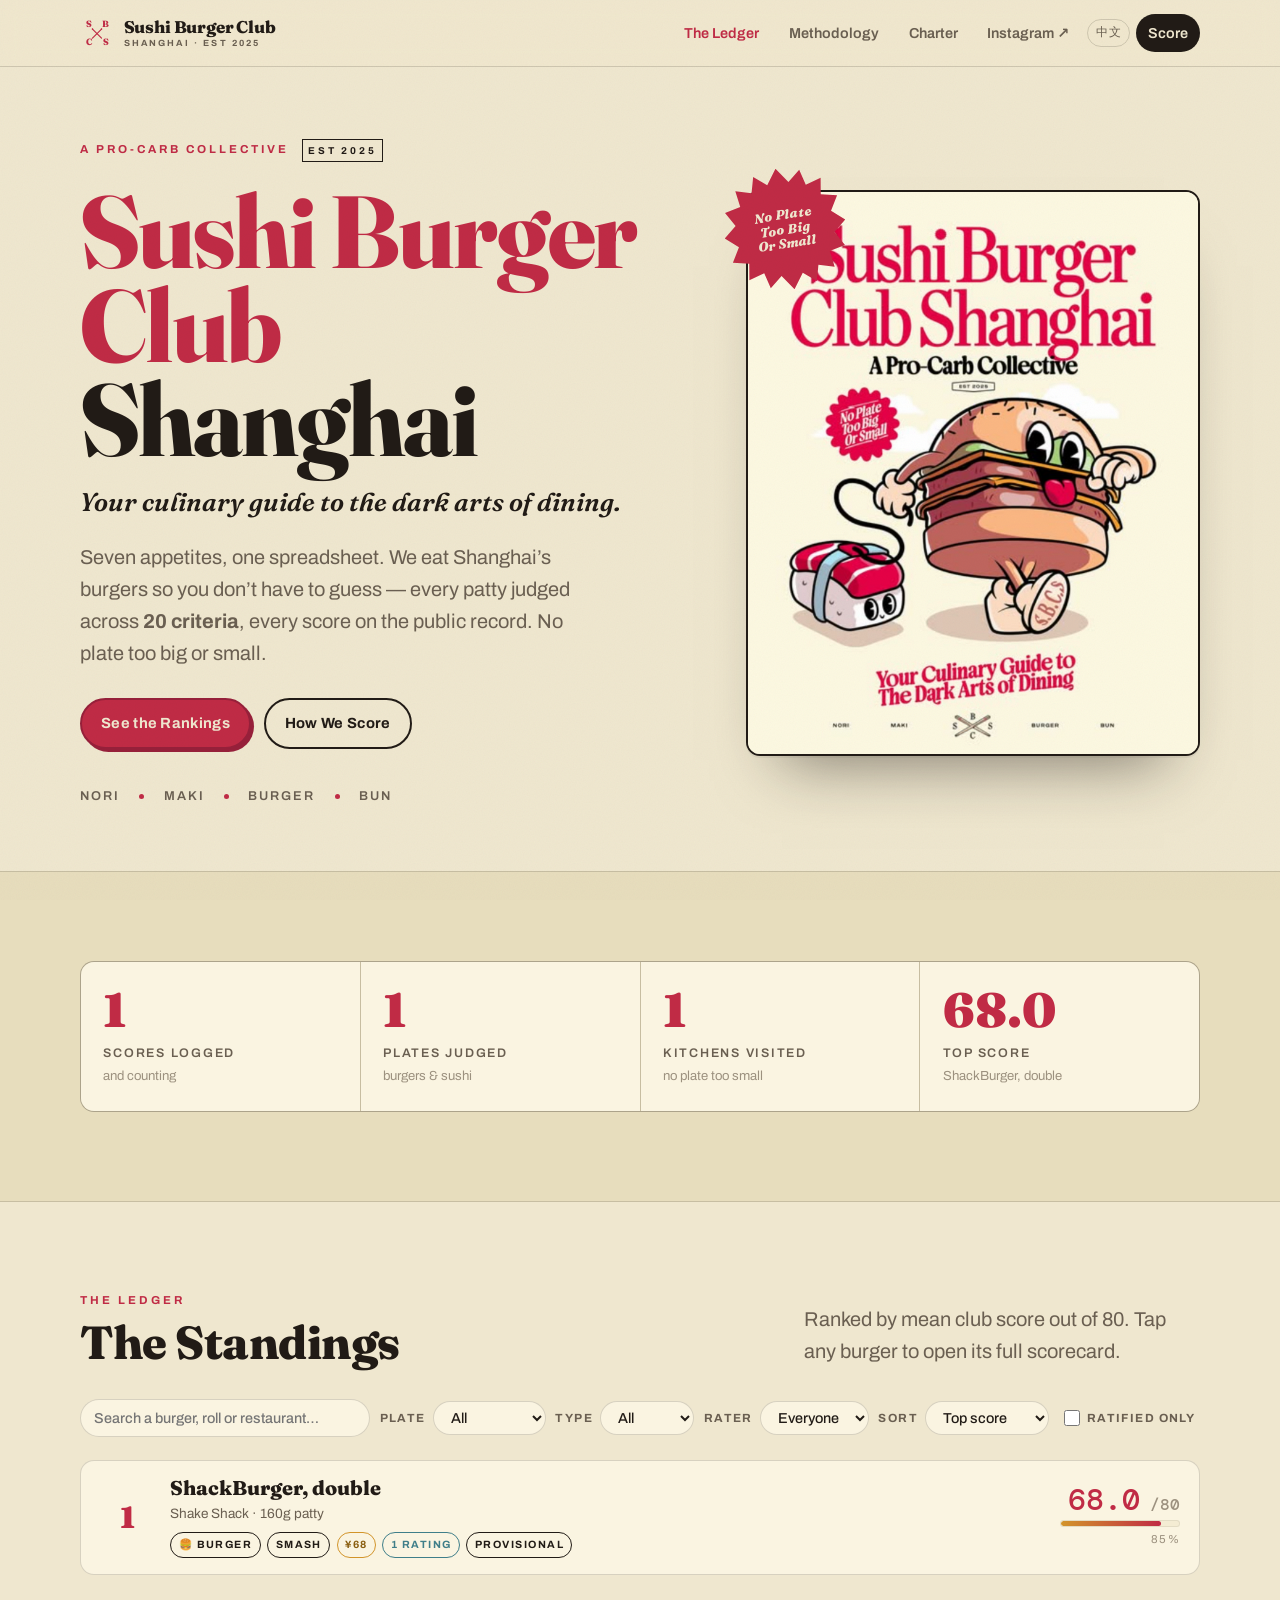
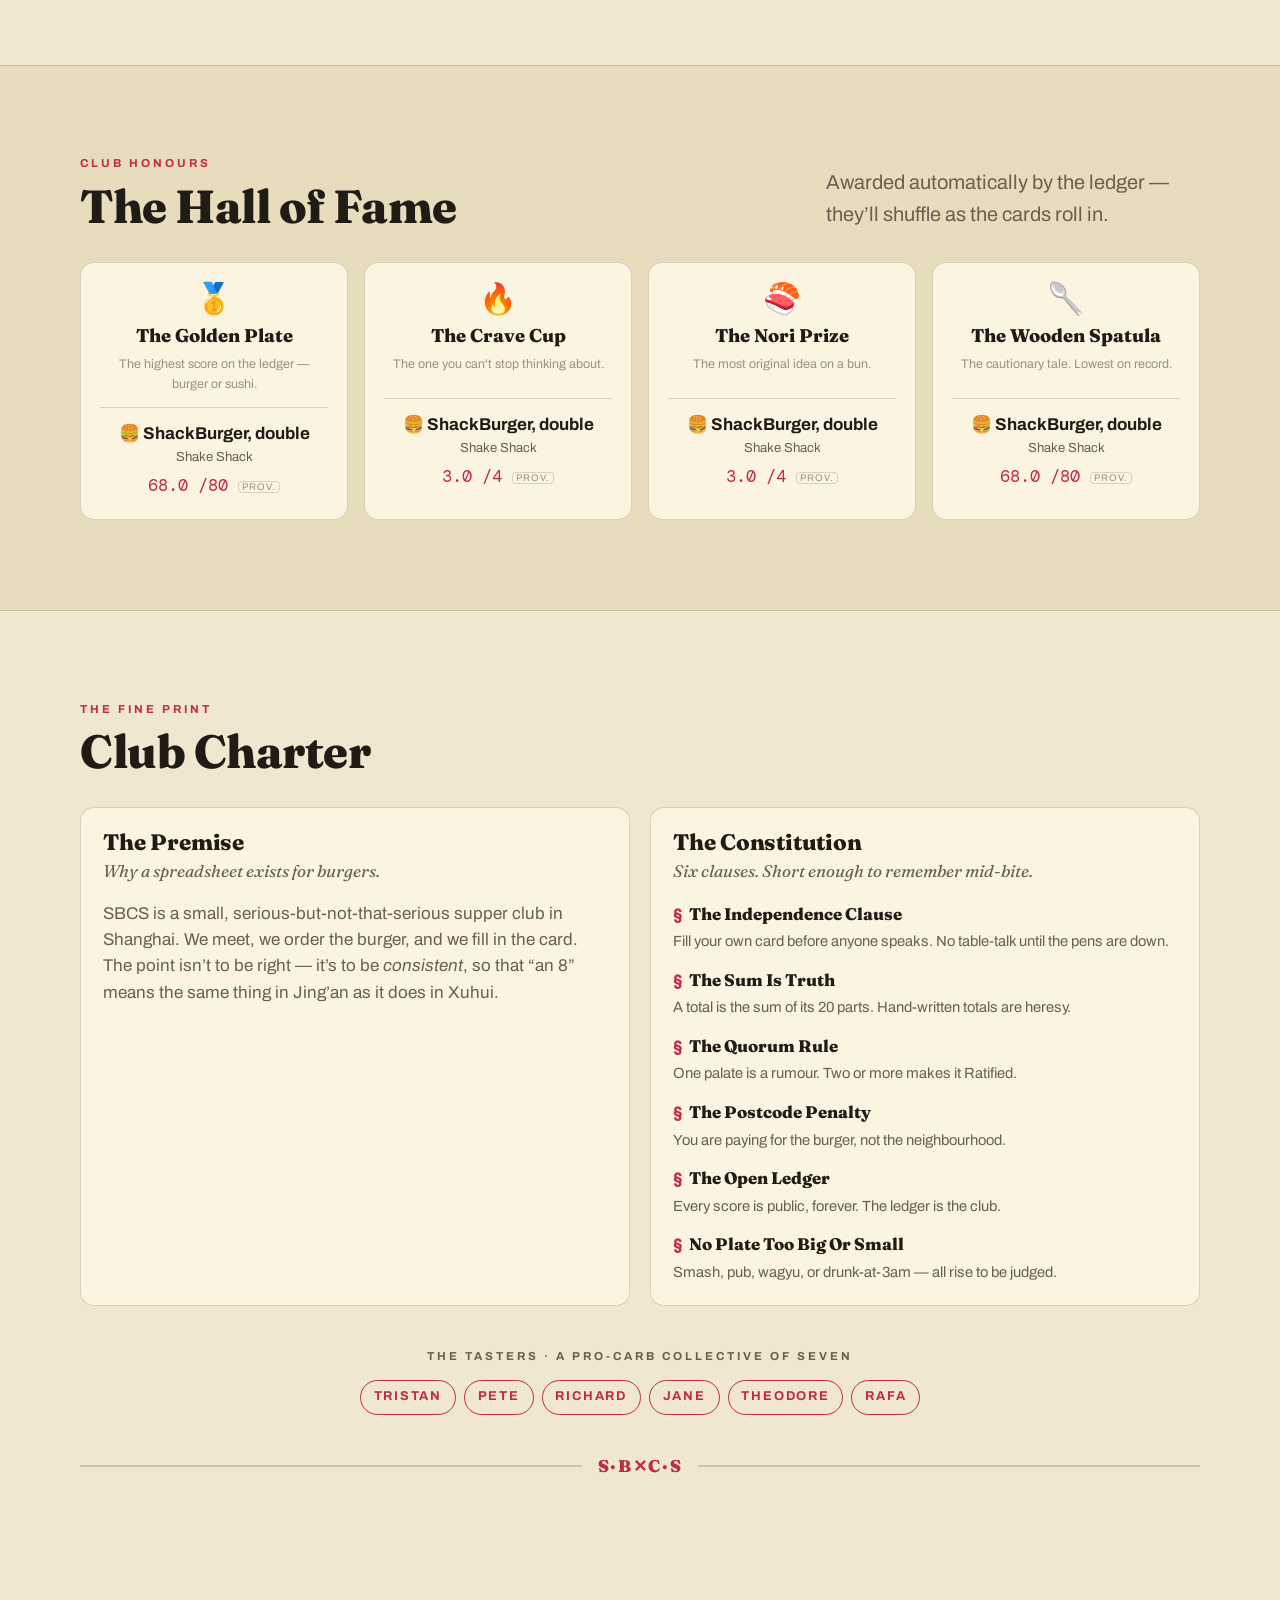
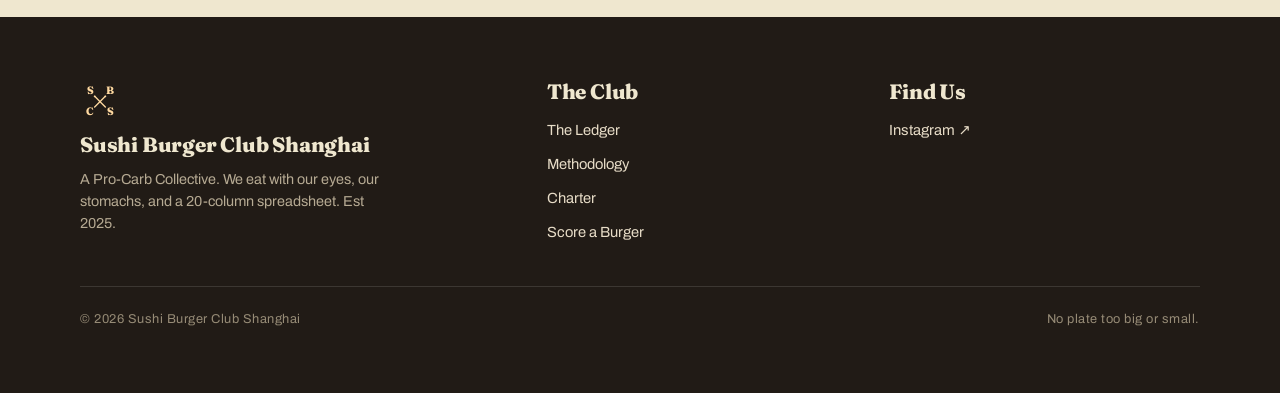
<file: index.html>
<!doctype html>
<html lang="en">
<head>
  <meta charset="utf-8" />
  <meta name="viewport" content="width=device-width, initial-scale=1" />
  <title>Sushi Burger Club Shanghai — The Ledger</title>
  <meta name="description" content="A Pro-Carb Collective rating Shanghai's burgers across 20 criteria. The official, transparent ledger of the Sushi Burger Club Shanghai." />
  <meta property="og:title" content="Sushi Burger Club Shanghai — The Ledger" />
  <meta property="og:description" content="Your culinary guide to the dark arts of dining. 20 criteria. No plate too big or small." />
  <meta property="og:type" content="website" />
  <meta property="og:image" content="assets/cover.png" />
  <meta name="theme-color" content="#efe7cf" />
  <link rel="icon" href="assets/logo.svg" />
  <link rel="preconnect" href="https://fonts.googleapis.com" />
  <link rel="preconnect" href="https://fonts.gstatic.com" crossorigin />
  <link href="https://fonts.googleapis.com/css2?family=Archivo:ital,wght@0,400;0,500;0,600;0,700;0,800;1,500&family=DM+Mono:wght@400;500&family=Fraunces:ital,opsz,wght@0,9..144,400;0,9..144,600;0,9..144,800;0,9..144,900;1,9..144,600&display=swap" rel="stylesheet" />
  <link rel="stylesheet" href="assets/styles.css" />
</head>
<body>

  <!-- ===================================================== header -->
  <header class="site-header">
    <nav class="wrap nav">
      <a class="brand" href="index.html" aria-label="Sushi Burger Club Shanghai home">
        <svg class="mark" viewBox="0 0 120 120" aria-hidden="true">
          <g fill="currentColor" font-family="Fraunces, Georgia, serif" font-weight="800" font-size="32" text-anchor="middle">
            <text x="30" y="40">S</text><text x="90" y="40">B</text>
            <text x="30" y="101">C</text><text x="90" y="101">S</text>
          </g>
          <g stroke="currentColor" stroke-width="4" stroke-linecap="round"><line x1="44" y1="46" x2="76" y2="78"/><line x1="76" y1="46" x2="44" y2="78"/></g>
          <g fill="currentColor"><circle cx="44" cy="46" r="2.8"/><circle cx="76" cy="46" r="2.8"/></g>
        </svg>
        <span class="brand-text"><b>Sushi Burger Club</b><span data-i18n="brand.sub">Shanghai · Est 2025</span></span>
      </a>
      <button class="nav-toggle" aria-label="Menu" aria-expanded="false"><span></span></button>
      <div class="nav-links" id="navLinks">
        <a href="index.html" class="active" data-i18n="nav.ledger">The Ledger</a>
        <a href="methodology.html" data-i18n="nav.methodology">Methodology</a>
        <a href="index.html#charter" data-i18n="nav.charter">Charter</a>
        <a href="https://www.instagram.com/sushi.burger.club/" target="_blank" rel="noopener">Instagram ↗</a>
        <button id="langBtn" class="lang-btn">中文</button>
        <a href="score.html" class="cta" data-i18n="nav.score">Score</a>
      </div>
    </nav>
  </header>

  <!-- ===================================================== hero -->
  <section class="hero">
    <div class="wrap hero-grid">
      <div class="hero-copy">
        <div class="hero-kicker" data-reveal>
          <span class="eyebrow" data-i18n="hero.kicker">A Pro-Carb Collective</span>
          <span class="est" data-i18n="hero.est">Est 2025</span>
        </div>
        <h1 data-reveal>Sushi Burger<br />Club <span class="sh">Shanghai</span></h1>
        <p class="tagline" data-reveal data-i18n="hero.tagline">Your culinary guide to the dark arts of dining.</p>
        <p class="blurb lead" data-reveal data-i18n="hero.blurb">Seven appetites, one spreadsheet. We eat Shanghai's burgers so you don't have to guess — every patty judged across <strong>20 criteria</strong>, every score on the public record. No plate too big or small.</p>
        <div class="hero-actions" data-reveal>
          <a href="#leaderboard" class="btn btn--crimson" data-i18n="hero.cta.rank">See the Rankings</a>
          <a href="methodology.html" class="btn btn--ghost" data-i18n="hero.cta.how">How We Score</a>
        </div>
        <div class="hero-foot" data-reveal>
          <span data-i18n="hero.foot.nori">Nori</span><i class="dot"></i><span data-i18n="hero.foot.maki">Maki</span><i class="dot"></i><span data-i18n="hero.foot.burger">Burger</span><i class="dot"></i><span data-i18n="hero.foot.bun">Bun</span>
        </div>
      </div>
      <figure class="hero-figure" data-reveal>
        <div class="starburst" data-i18n="hero.starburst">No Plate<br />Too Big<br />Or Small</div>
        <img class="cover" src="assets/cover.png" alt="Sushi Burger Club Shanghai — A Pro-Carb Collective cover illustration" width="1242" height="1552" />
      </figure>
    </div>
  </section>

  <!-- ===================================================== stats -->
  <section class="band band--paper2">
    <div class="wrap">
      <div class="stats" id="stats" data-reveal>
        <!-- injected -->
      </div>
    </div>
  </section>

  <!-- ===================================================== leaderboard -->
  <section class="band" id="leaderboard">
    <div class="wrap">
      <div class="section-head" data-reveal>
        <div>
          <span class="eyebrow" data-i18n="lb.eyebrow">The Ledger</span>
          <h2 data-i18n="lb.title">The Standings</h2>
        </div>
        <p class="lead" style="max-width:36ch" data-i18n="lb.lead">Ranked by mean club score out of 80. Tap any burger to open its full scorecard.</p>
      </div>

      <div class="lb-controls" data-reveal>
        <input class="input lb-search" id="lbSearch" type="search" data-i18n-placeholder="lb.search" placeholder="Search a burger, roll or restaurant…" aria-label="Search" />
        <span class="field-inline"><label for="lbCat" data-i18n="lb.plate">Plate</label>
          <select class="select" id="lbCat"><option value="" data-i18n="lb.all">All</option></select></span>
        <span class="field-inline"><label for="lbType" data-i18n="lb.type">Type</label>
          <select class="select" id="lbType"><option value="" data-i18n="lb.all">All</option></select></span>
        <span class="field-inline"><label for="lbRater" data-i18n="lb.rater">Rater</label>
          <select class="select" id="lbRater"><option value="" data-i18n="lb.everyone">Everyone</option></select></span>
        <span class="field-inline"><label for="lbSort" data-i18n="lb.sort">Sort</label>
          <select class="select" id="lbSort">
            <option value="score" data-i18n="lb.sort.score">Top score</option>
            <option value="recent" data-i18n="lb.sort.recent">Most recent</option>
            <option value="value" data-i18n="lb.sort.value">Best value</option>
            <option value="ratings" data-i18n="lb.sort.ratings">Most rated</option>
          </select></span>
        <label class="check" for="lbRatified"><input type="checkbox" id="lbRatified" /> <span data-i18n="lb.ratified">Ratified only</span></label>
      </div>

      <div class="leaderboard" id="lbList" data-reveal>
        <div class="empty-state"><div class="big" data-i18n="lb.loading">Loading the ledger…</div></div>
      </div>
    </div>
  </section>

  <!-- ===================================================== hall of fame -->
  <section class="band band--paper2" id="honours">
    <div class="wrap">
      <div class="section-head" data-reveal>
        <div><span class="eyebrow" data-i18n="hall.eyebrow">Club Honours</span><h2 data-i18n="hall.title">The Hall of Fame</h2></div>
        <p class="lead" style="max-width:34ch" data-i18n="hall.lead">Awarded automatically by the ledger — they'll shuffle as the cards roll in.</p>
      </div>
      <div class="hall" id="hallOfFame" data-reveal></div>
    </div>
  </section>

  <!-- ===================================================== charter -->
  <section class="band" id="charter">
    <div class="wrap">
      <div class="section-head" data-reveal>
        <div><span class="eyebrow" data-i18n="charter.eyebrow">The Fine Print</span><h2 data-i18n="charter.title">Club Charter</h2></div>
      </div>
      <div class="rubric-groups">
        <article class="rubric-card" data-reveal>
          <div class="rc-head"><h3 data-i18n="charter.premise.title">The Premise</h3></div>
          <p class="rc-blurb" data-i18n="charter.premise.blurb">Why a spreadsheet exists for burgers.</p>
          <p style="color:var(--ink-soft)" data-i18n="charter.premise.text">SBCS is a small, serious-but-not-that-serious supper club in Shanghai. We meet, we order the burger, and we fill in the card. The point isn't to be right — it's to be <em>consistent</em>, so that "an 8" means the same thing in Jing'an as it does in Xuhui.</p>
        </article>
        <article class="rubric-card" data-reveal>
          <div class="rc-head"><h3 data-i18n="charter.constitution.title">The Constitution</h3></div>
          <p class="rc-blurb" data-i18n="charter.constitution.blurb">Six clauses. Short enough to remember mid-bite.</p>
          <dl class="clauses" id="constitutionList"></dl>
        </article>
      </div>
      <div class="roster-wrap" data-reveal>
        <span class="eyebrow muted" style="display:block;margin-bottom:.9rem" data-i18n="charter.tasters">The Tasters · A Pro-Carb Collective of Seven</span>
        <div class="roster" id="roster"></div>
      </div>
      <div class="chopstick-rule" style="margin-top:2.4rem"><span class="x">S·B✕C·S</span></div>
    </div>
  </section>

  <!-- ===================================================== footer -->
  <footer class="site-footer">
    <div class="wrap footer-grid">
      <div class="footer-col">
        <svg class="mark" viewBox="0 0 120 120" aria-hidden="true">
          <g fill="currentColor" font-family="Fraunces, Georgia, serif" font-weight="800" font-size="32" text-anchor="middle">
            <text x="30" y="40">S</text><text x="90" y="40">B</text><text x="30" y="101">C</text><text x="90" y="101">S</text>
          </g>
          <g stroke="currentColor" stroke-width="4" stroke-linecap="round"><line x1="44" y1="46" x2="76" y2="78"/><line x1="76" y1="46" x2="44" y2="78"/></g>
          <g fill="currentColor"><circle cx="44" cy="46" r="2.8"/><circle cx="76" cy="46" r="2.8"/></g>
        </svg>
        <h4>Sushi Burger Club Shanghai</h4>
        <p data-i18n="footer.tagline">A Pro-Carb Collective. We eat with our eyes, our stomachs, and a 20-column spreadsheet. Est 2025.</p>
      </div>
      <div class="footer-col">
        <h4 data-i18n="footer.club">The Club</h4>
        <ul>
          <li><a href="index.html#leaderboard" data-i18n="nav.ledger">The Ledger</a></li>
          <li><a href="methodology.html" data-i18n="nav.methodology">Methodology</a></li>
          <li><a href="index.html#charter" data-i18n="nav.charter">Charter</a></li>
          <li><a href="score.html" data-i18n="footer.score.link">Score a Burger</a></li>
        </ul>
      </div>
      <div class="footer-col">
        <h4 data-i18n="footer.findus">Find Us</h4>
        <ul>
          <li><a href="https://www.instagram.com/sushi.burger.club/" target="_blank" rel="noopener">Instagram ↗</a></li>
        </ul>
      </div>
    </div>
    <div class="wrap footer-bottom">
      <span>© <span id="year">2026</span> Sushi Burger Club Shanghai</span>
      <span data-i18n="footer.copy">No plate too big or small.</span>
    </div>
  </footer>

  <script src="assets/i18n.js"></script>
  <script src="assets/app.js"></script>
</body>
</html>
</file>
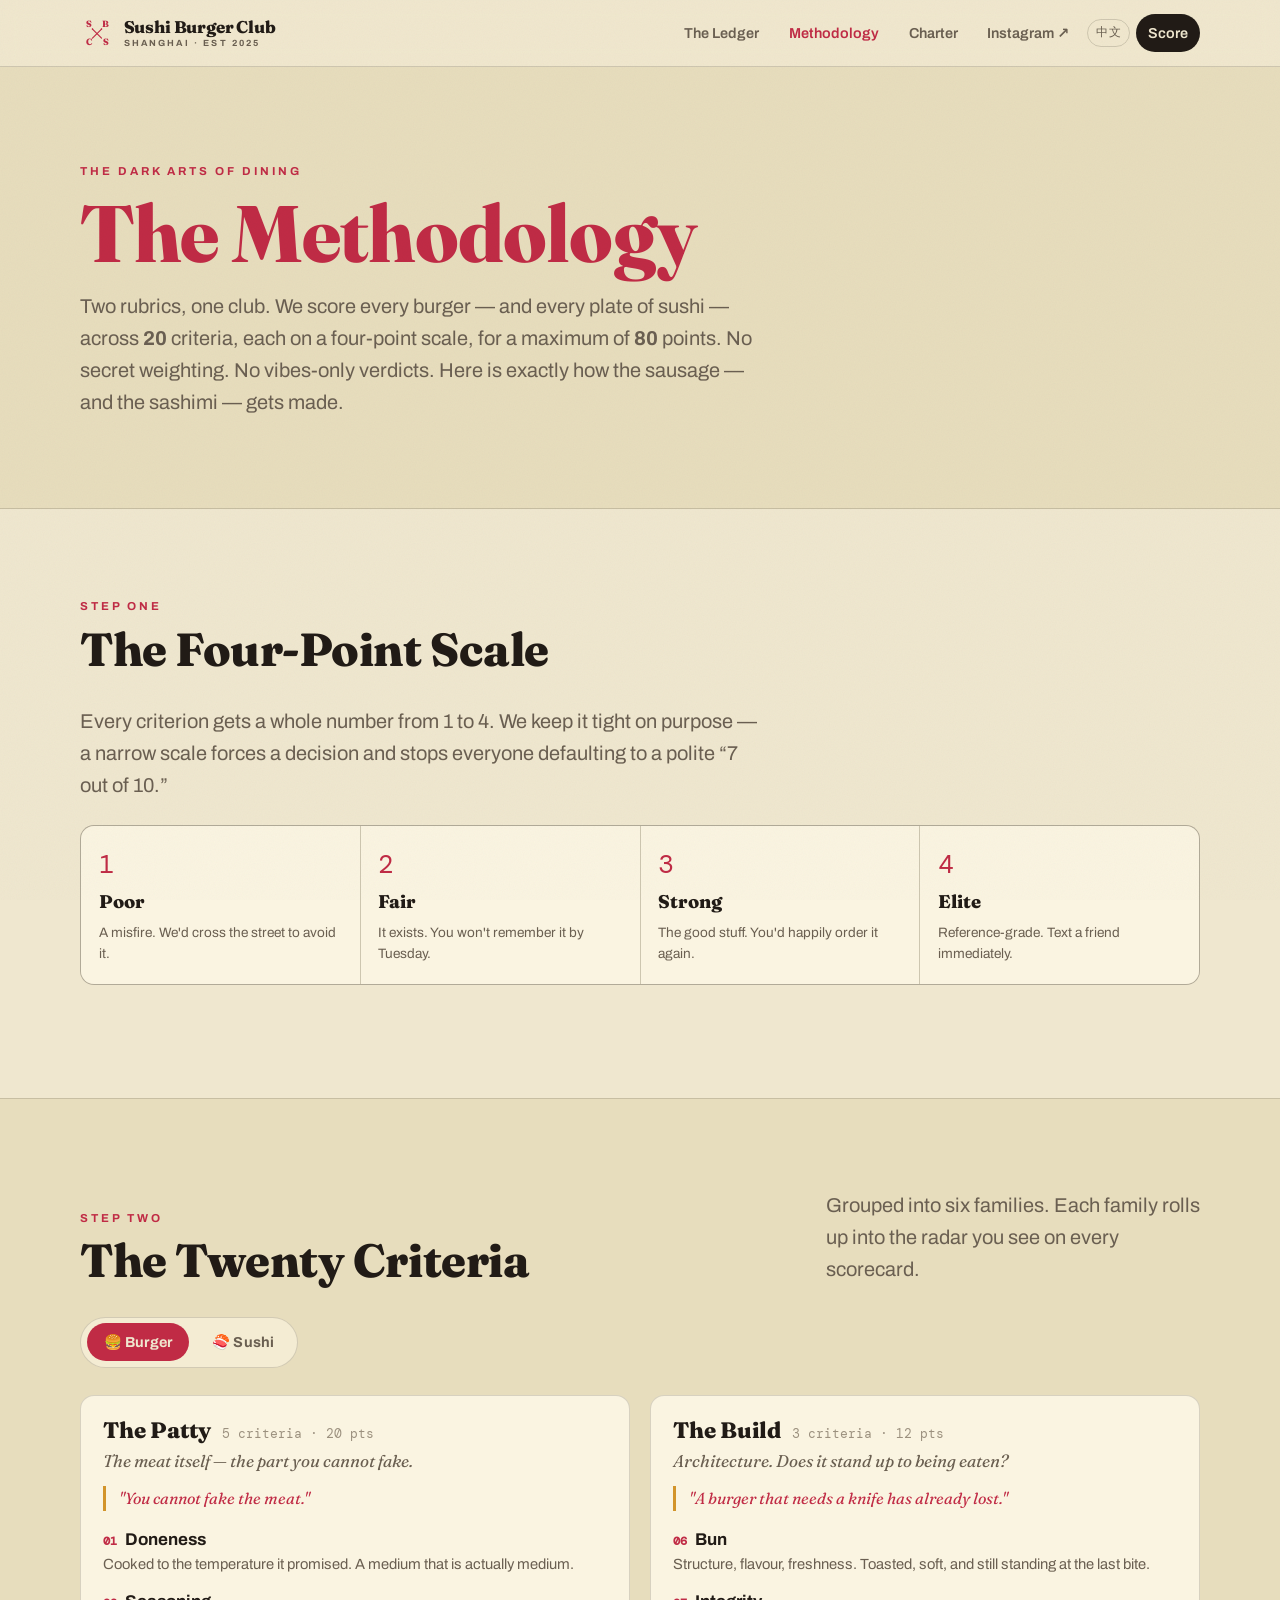
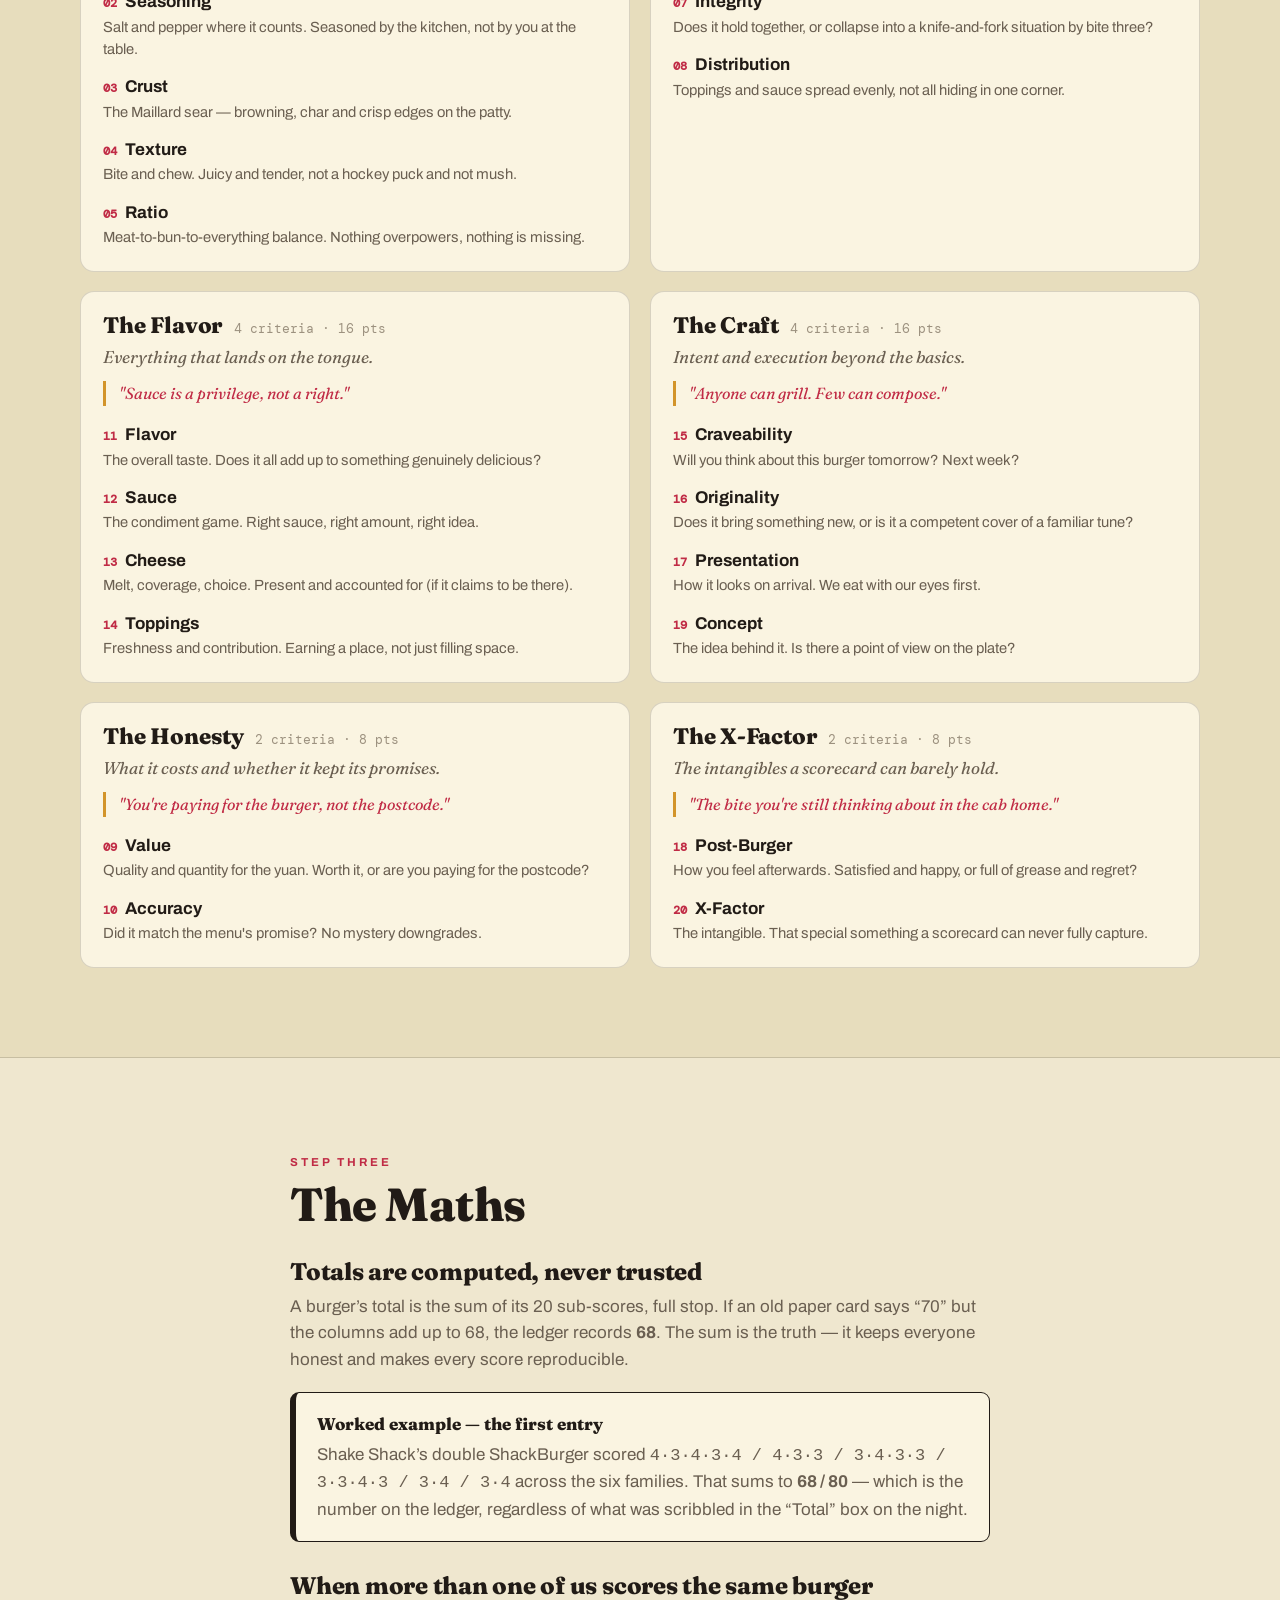
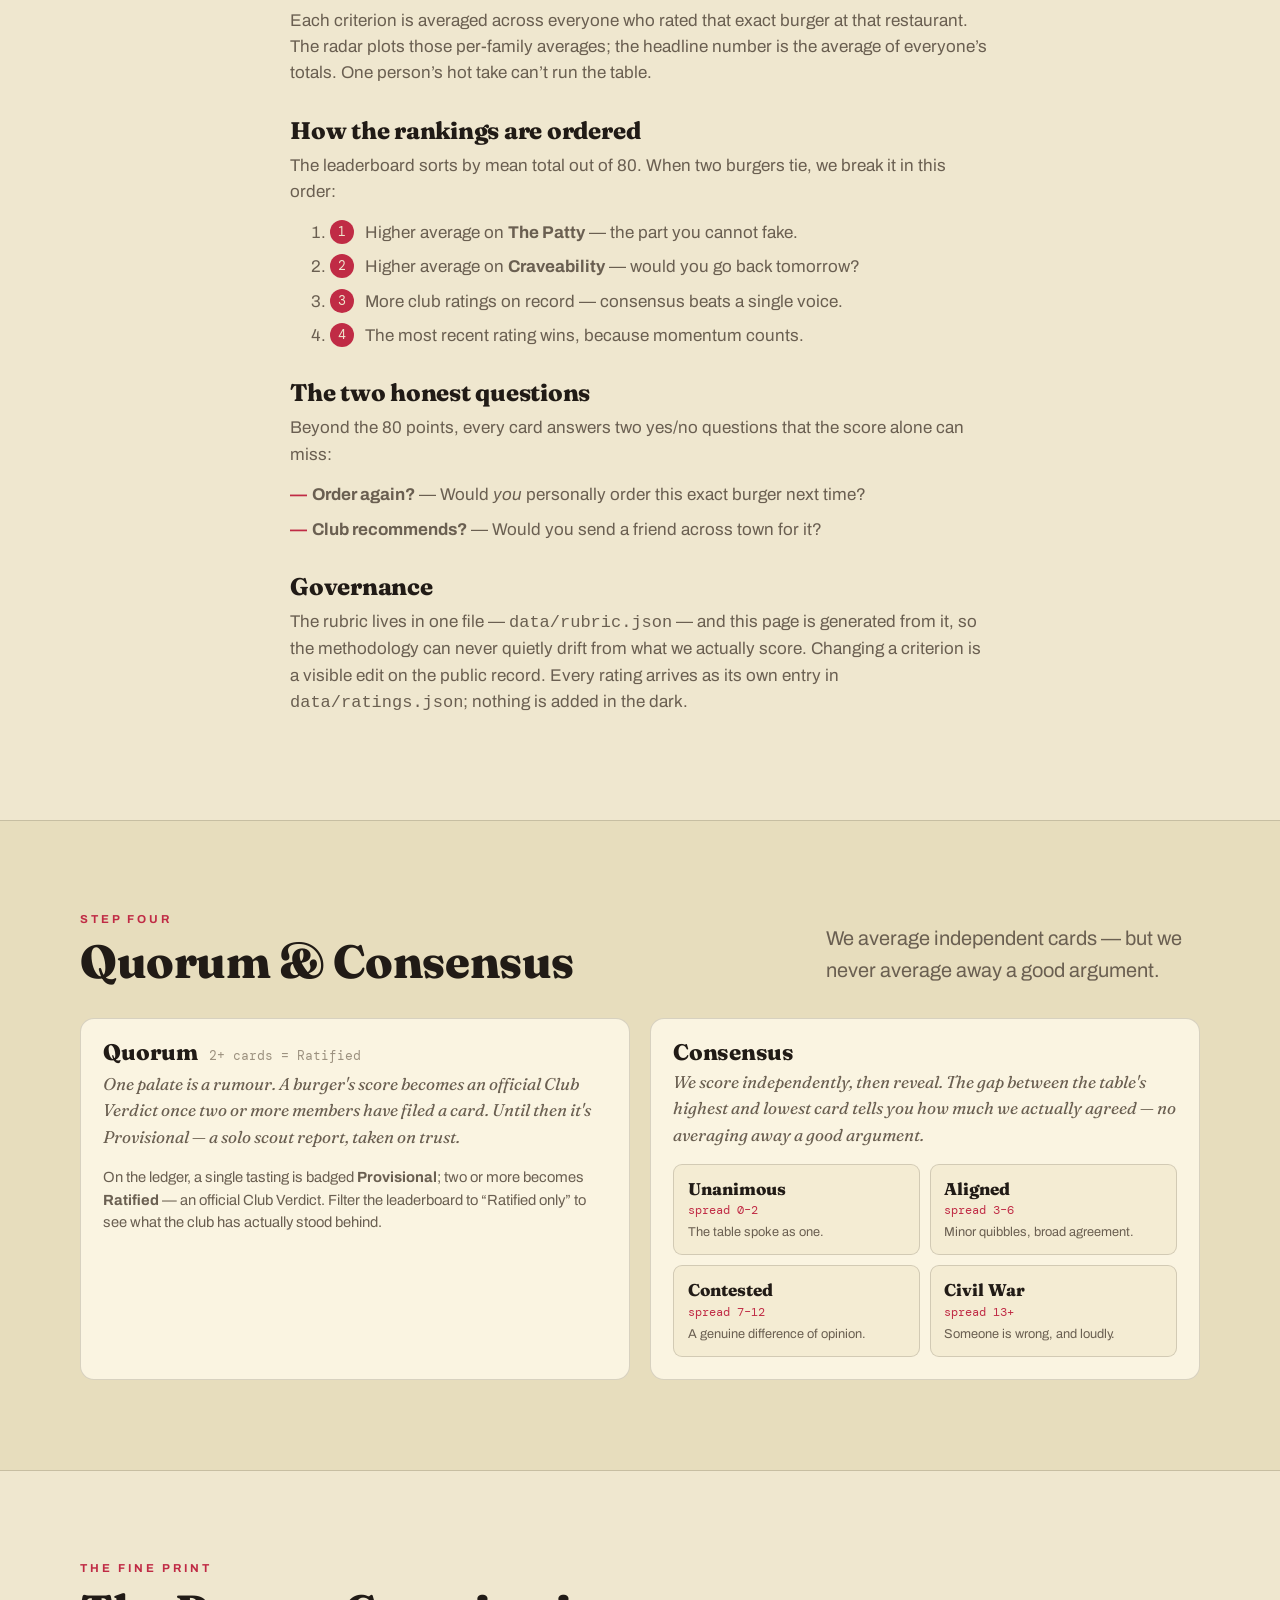
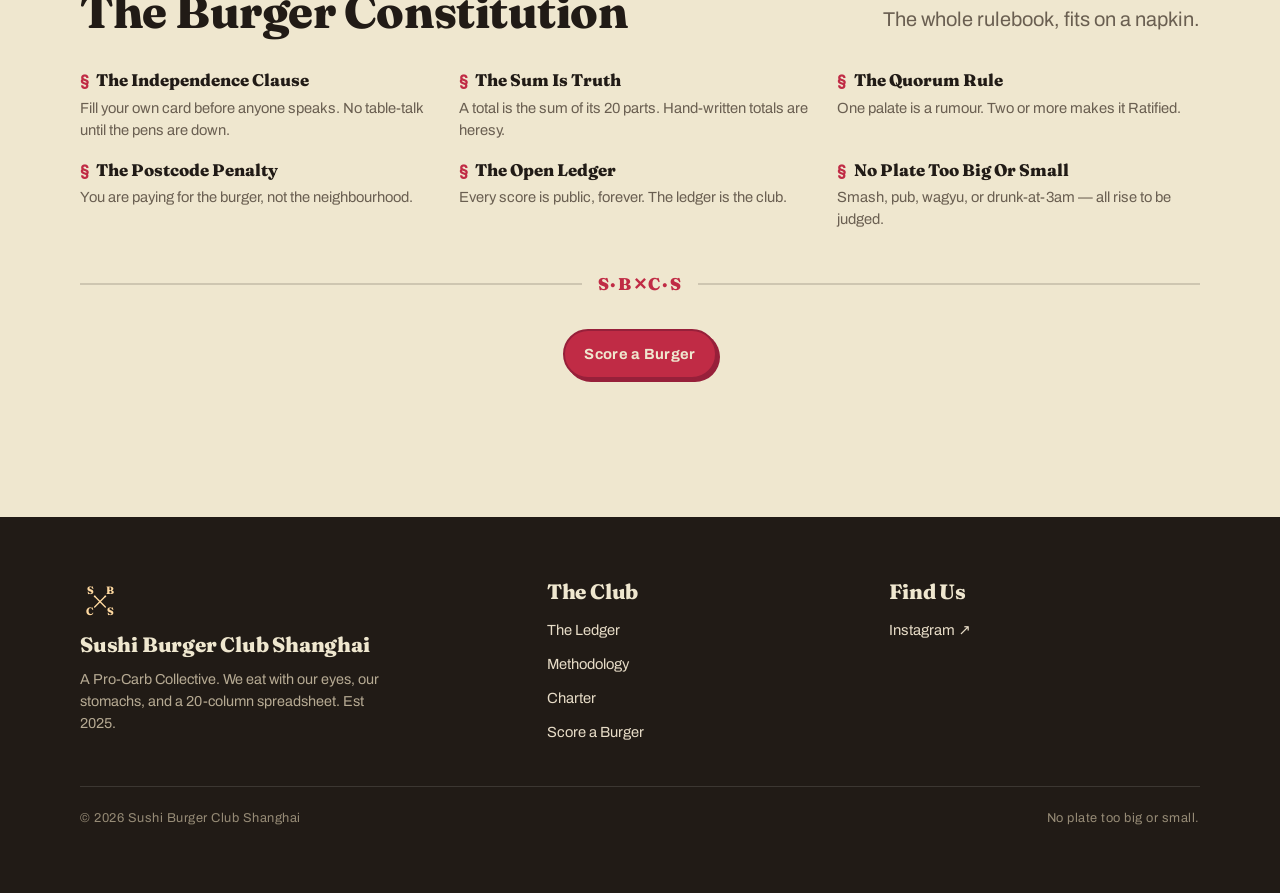
<file: methodology.html>
<!doctype html>
<html lang="en">
<head>
  <meta charset="utf-8" />
  <meta name="viewport" content="width=device-width, initial-scale=1" />
  <title>Methodology — Sushi Burger Club Shanghai</title>
  <meta name="description" content="How the Sushi Burger Club Shanghai scores a burger: 20 criteria, a 1–4 scale, and a fully transparent total. The sum is the truth." />
  <meta name="theme-color" content="#efe7cf" />
  <link rel="icon" href="assets/logo.svg" />
  <link rel="preconnect" href="https://fonts.googleapis.com" />
  <link rel="preconnect" href="https://fonts.gstatic.com" crossorigin />
  <link href="https://fonts.googleapis.com/css2?family=Archivo:ital,wght@0,400;0,500;0,600;0,700;0,800;1,500&family=DM+Mono:wght@400;500&family=Fraunces:ital,opsz,wght@0,9..144,400;0,9..144,600;0,9..144,800;0,9..144,900;1,9..144,600&display=swap" rel="stylesheet" />
  <link rel="stylesheet" href="assets/styles.css" />
</head>
<body>

  <header class="site-header">
    <nav class="wrap nav">
      <a class="brand" href="index.html" aria-label="Sushi Burger Club Shanghai home">
        <svg class="mark" viewBox="0 0 120 120" aria-hidden="true">
          <g fill="currentColor" font-family="Fraunces, Georgia, serif" font-weight="800" font-size="32" text-anchor="middle">
            <text x="30" y="40">S</text><text x="90" y="40">B</text>
            <text x="30" y="101">C</text><text x="90" y="101">S</text>
          </g>
          <g stroke="currentColor" stroke-width="4" stroke-linecap="round"><line x1="44" y1="46" x2="76" y2="78"/><line x1="76" y1="46" x2="44" y2="78"/></g>
          <g fill="currentColor"><circle cx="44" cy="46" r="2.8"/><circle cx="76" cy="46" r="2.8"/></g>
        </svg>
        <span class="brand-text"><b>Sushi Burger Club</b><span data-i18n="brand.sub">Shanghai · Est 2025</span></span>
      </a>
      <button class="nav-toggle" aria-label="Menu" aria-expanded="false"><span></span></button>
      <div class="nav-links" id="navLinks">
        <a href="index.html" data-i18n="nav.ledger">The Ledger</a>
        <a href="methodology.html" class="active" data-i18n="nav.methodology">Methodology</a>
        <a href="index.html#charter" data-i18n="nav.charter">Charter</a>
        <a href="https://www.instagram.com/sushi.burger.club/" target="_blank" rel="noopener">Instagram ↗</a>
        <button id="langBtn" class="lang-btn">中文</button>
        <a href="score.html" class="cta" data-i18n="nav.score">Score</a>
      </div>
    </nav>
  </header>

  <!-- hero -->
  <section class="band method-hero">
    <div class="wrap">
      <span class="eyebrow" data-reveal data-i18n="meth.eyebrow">The Dark Arts of Dining</span>
      <h1 style="font-size:clamp(2.6rem,7vw,5rem);color:var(--crimson);max-width:14ch;margin-top:.6rem" data-reveal data-i18n="meth.title">The Methodology</h1>
      <p class="lead" style="max-width:62ch;margin-top:1rem" data-reveal data-i18n="meth.lead">
        Two rubrics, one club. We score every burger — and every plate of sushi — across
        <strong id="critTotal">20</strong> criteria, each on a four-point scale, for a maximum of
        <strong id="maxTotal">80</strong> points. No secret weighting. No vibes-only verdicts. Here is exactly how
        the sausage — and the sashimi — gets made.
      </p>
    </div>
  </section>

  <!-- the scale -->
  <section class="band">
    <div class="wrap">
      <div class="section-head" data-reveal>
        <div><span class="eyebrow" data-i18n="scale.eyebrow">Step One</span><h2 data-i18n="scale.title">The Four-Point Scale</h2></div>
      </div>
      <p class="lead" data-reveal style="max-width:62ch" data-i18n="scale.lead">Every criterion gets a whole number from 1 to 4. We keep it tight on purpose — a narrow scale forces a decision and stops everyone defaulting to a polite "7 out of 10."</p>
      <div class="scale-legend" id="scaleLegend" data-reveal></div>
    </div>
  </section>

  <!-- the 20 criteria -->
  <section class="band band--paper2">
    <div class="wrap">
      <div class="section-head" data-reveal>
        <div><span class="eyebrow" data-i18n="criteria.eyebrow">Step Two</span><h2 data-i18n="criteria.title">The Twenty Criteria</h2></div>
        <p class="lead" style="max-width:34ch" data-i18n="criteria.lead">Grouped into six families. Each family rolls up into the radar you see on every scorecard.</p>
      </div>
      <div class="rtabs" id="rubricTabs"><!-- category tabs injected --></div>
      <div class="rubric-groups" id="rubricRoot"><!-- injected from rubric.json --></div>
    </div>
  </section>

  <!-- the maths -->
  <section class="band">
    <div class="wrap method-prose" data-reveal>
      <span class="eyebrow" data-i18n="maths.eyebrow">Step Three</span>
      <h2 style="font-size:clamp(1.9rem,4vw,2.9rem);margin-top:.4rem" data-i18n="maths.title">The Maths</h2>

      <h3 data-i18n="maths.h3.computed">Totals are computed, never trusted</h3>
      <p data-i18n="maths.body.computed">A burger's total is the sum of its 20 sub-scores, full stop. If an old paper card says "70" but the columns add up to 68, the ledger records <strong>68</strong>. The sum is the truth — it keeps everyone honest and makes every score reproducible.</p>

      <div class="callout">
        <div class="ct" data-i18n="maths.callout.title">Worked example — the first entry</div>
        <p style="margin:0" data-i18n="maths.callout.body">Shake Shack's double ShackBurger scored <code>4·3·4·3·4 / 4·3·3 / 3·4·3·3 / 3·3·4·3 / 3·4 / 3·4</code> across the six families. That sums to <strong>68 / 80</strong> — which is the number on the ledger, regardless of what was scribbled in the "Total" box on the night.</p>
      </div>

      <h3 data-i18n="maths.h3.multi">When more than one of us scores the same burger</h3>
      <p data-i18n="maths.body.multi">Each criterion is averaged across everyone who rated that exact burger at that restaurant. The radar plots those per-family averages; the headline number is the average of everyone's totals. One person's hot take can't run the table.</p>

      <h3 data-i18n="maths.h3.ranking">How the rankings are ordered</h3>
      <p data-i18n="maths.body.ranking">The leaderboard sorts by mean total out of 80. When two burgers tie, we break it in this order:</p>
      <ol>
        <li data-i18n="maths.ranking.1">Higher average on <strong>The Patty</strong> — the part you cannot fake.</li>
        <li data-i18n="maths.ranking.2">Higher average on <strong>Craveability</strong> — would you go back tomorrow?</li>
        <li data-i18n="maths.ranking.3">More club ratings on record — consensus beats a single voice.</li>
        <li data-i18n="maths.ranking.4">The most recent rating wins, because momentum counts.</li>
      </ol>

      <h3 data-i18n="maths.h3.honest">The two honest questions</h3>
      <p data-i18n="maths.body.honest">Beyond the 80 points, every card answers two yes/no questions that the score alone can miss:</p>
      <ul class="dash">
        <li data-i18n="maths.honest.1"><strong>Order again?</strong> — Would <em>you</em> personally order this exact burger next time?</li>
        <li data-i18n="maths.honest.2"><strong>Club recommends?</strong> — Would you send a friend across town for it?</li>
      </ul>

      <h3 data-i18n="maths.h3.governance">Governance</h3>
      <p data-i18n="maths.body.governance">The rubric lives in one file — <code>data/rubric.json</code> — and this page is generated from it, so the methodology can never quietly drift from what we actually score. Changing a criterion is a visible edit on the public record. Every rating arrives as its own entry in <code>data/ratings.json</code>; nothing is added in the dark.</p>

    </div>
  </section>

  <!-- quorum & consensus -->
  <section class="band band--paper2">
    <div class="wrap">
      <div class="section-head" data-reveal>
        <div><span class="eyebrow" data-i18n="quorum.eyebrow">Step Four</span><h2 data-i18n="quorum.title">Quorum &amp; Consensus</h2></div>
        <p class="lead" style="max-width:34ch" data-i18n="quorum.lead">We average independent cards — but we never average away a good argument.</p>
      </div>
      <div class="rubric-groups">
        <article class="rubric-card" data-reveal>
          <div class="rc-head"><h3 data-i18n="quorum.card.title">Quorum</h3><span class="count" data-i18n="quorum.card.count">2+ cards = Ratified</span></div>
          <p class="rc-blurb" id="quorumBlurb"></p>
          <p style="color:var(--ink-soft);font-size:.92rem" data-i18n="quorum.card.desc">On the ledger, a single tasting is badged <strong>Provisional</strong>; two or more becomes <strong>Ratified</strong> — an official Club Verdict. Filter the leaderboard to "Ratified only" to see what the club has actually stood behind.</p>
        </article>
        <article class="rubric-card" data-reveal>
          <div class="rc-head"><h3 data-i18n="consensus.card.title">Consensus</h3></div>
          <p class="rc-blurb" id="consensusBlurb"></p>
          <div class="bands" id="consensusBands"></div>
        </article>
      </div>
    </div>
  </section>

  <!-- constitution -->
  <section class="band">
    <div class="wrap">
      <div class="section-head" data-reveal>
        <div><span class="eyebrow" data-i18n="constitution.eyebrow">The Fine Print</span><h2 data-i18n="constitution.title">The Burger Constitution</h2></div>
        <p class="lead" style="max-width:34ch" data-i18n="constitution.lead">The whole rulebook, fits on a napkin.</p>
      </div>
      <dl class="clauses clauses--wide" id="constitutionList" data-reveal></dl>
      <div class="chopstick-rule" style="margin-top:2.5rem"><span class="x">S·B✕C·S</span></div>
      <div style="text-align:center;margin-top:2rem">
        <a href="score.html" class="btn btn--crimson" data-i18n="constitution.cta">Score a Burger</a>
      </div>
    </div>
  </section>

  <footer class="site-footer">
    <div class="wrap footer-grid">
      <div class="footer-col">
        <svg class="mark" viewBox="0 0 120 120" aria-hidden="true">
          <g fill="currentColor" font-family="Fraunces, Georgia, serif" font-weight="800" font-size="32" text-anchor="middle">
            <text x="30" y="40">S</text><text x="90" y="40">B</text><text x="30" y="101">C</text><text x="90" y="101">S</text>
          </g>
          <g stroke="currentColor" stroke-width="4" stroke-linecap="round"><line x1="44" y1="46" x2="76" y2="78"/><line x1="76" y1="46" x2="44" y2="78"/></g>
          <g fill="currentColor"><circle cx="44" cy="46" r="2.8"/><circle cx="76" cy="46" r="2.8"/></g>
        </svg>
        <h4>Sushi Burger Club Shanghai</h4>
        <p data-i18n="footer.tagline">A Pro-Carb Collective. We eat with our eyes, our stomachs, and a 20-column spreadsheet. Est 2025.</p>
      </div>
      <div class="footer-col">
        <h4 data-i18n="footer.club">The Club</h4>
        <ul>
          <li><a href="index.html#leaderboard" data-i18n="nav.ledger">The Ledger</a></li>
          <li><a href="methodology.html" data-i18n="nav.methodology">Methodology</a></li>
          <li><a href="index.html#charter" data-i18n="nav.charter">Charter</a></li>
          <li><a href="score.html" data-i18n="footer.score.link">Score a Burger</a></li>
        </ul>
      </div>
      <div class="footer-col">
        <h4 data-i18n="footer.findus">Find Us</h4>
        <ul><li><a href="https://www.instagram.com/sushi.burger.club/" target="_blank" rel="noopener">Instagram ↗</a></li></ul>
      </div>
    </div>
    <div class="wrap footer-bottom">
      <span>© <span id="year">2026</span> Sushi Burger Club Shanghai</span>
      <span data-i18n="footer.copy">No plate too big or small.</span>
    </div>
  </footer>

  <script src="assets/i18n.js"></script>
  <script src="assets/app.js"></script>
</body>
</html>
</file>
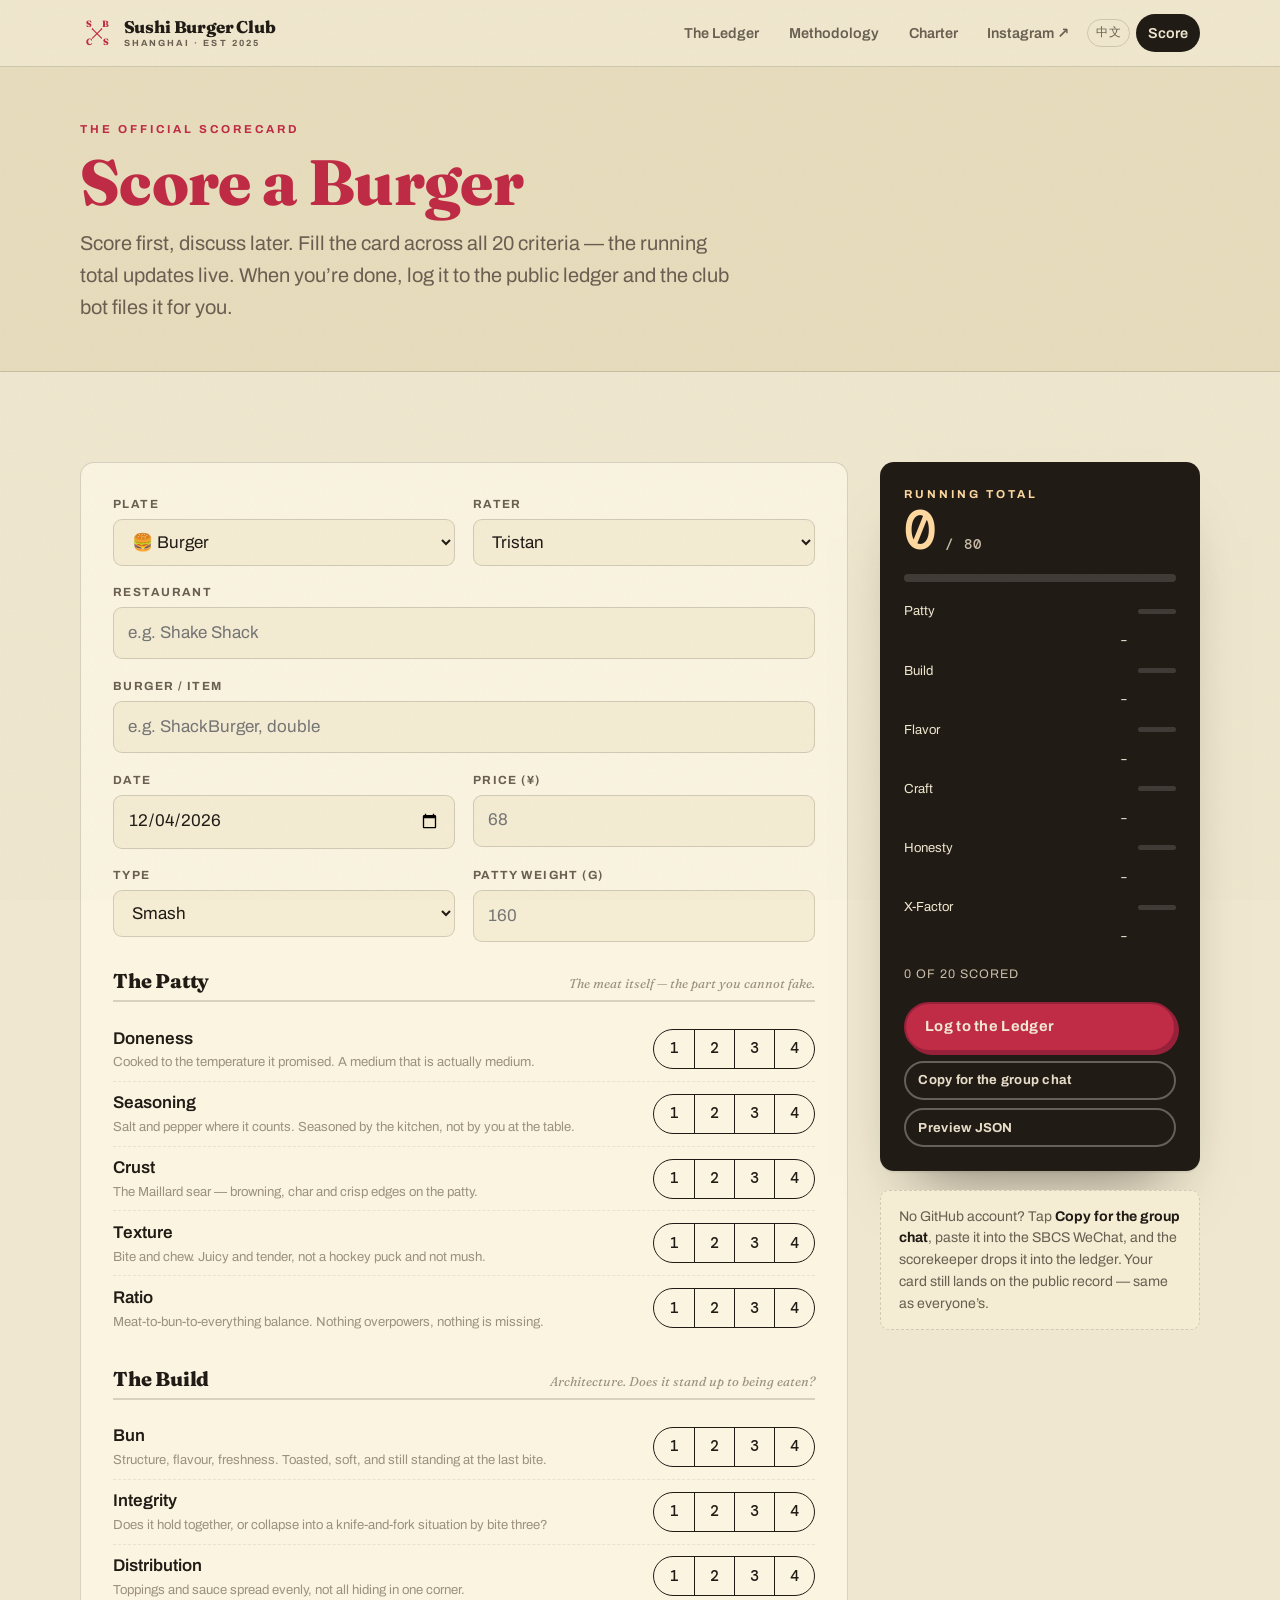
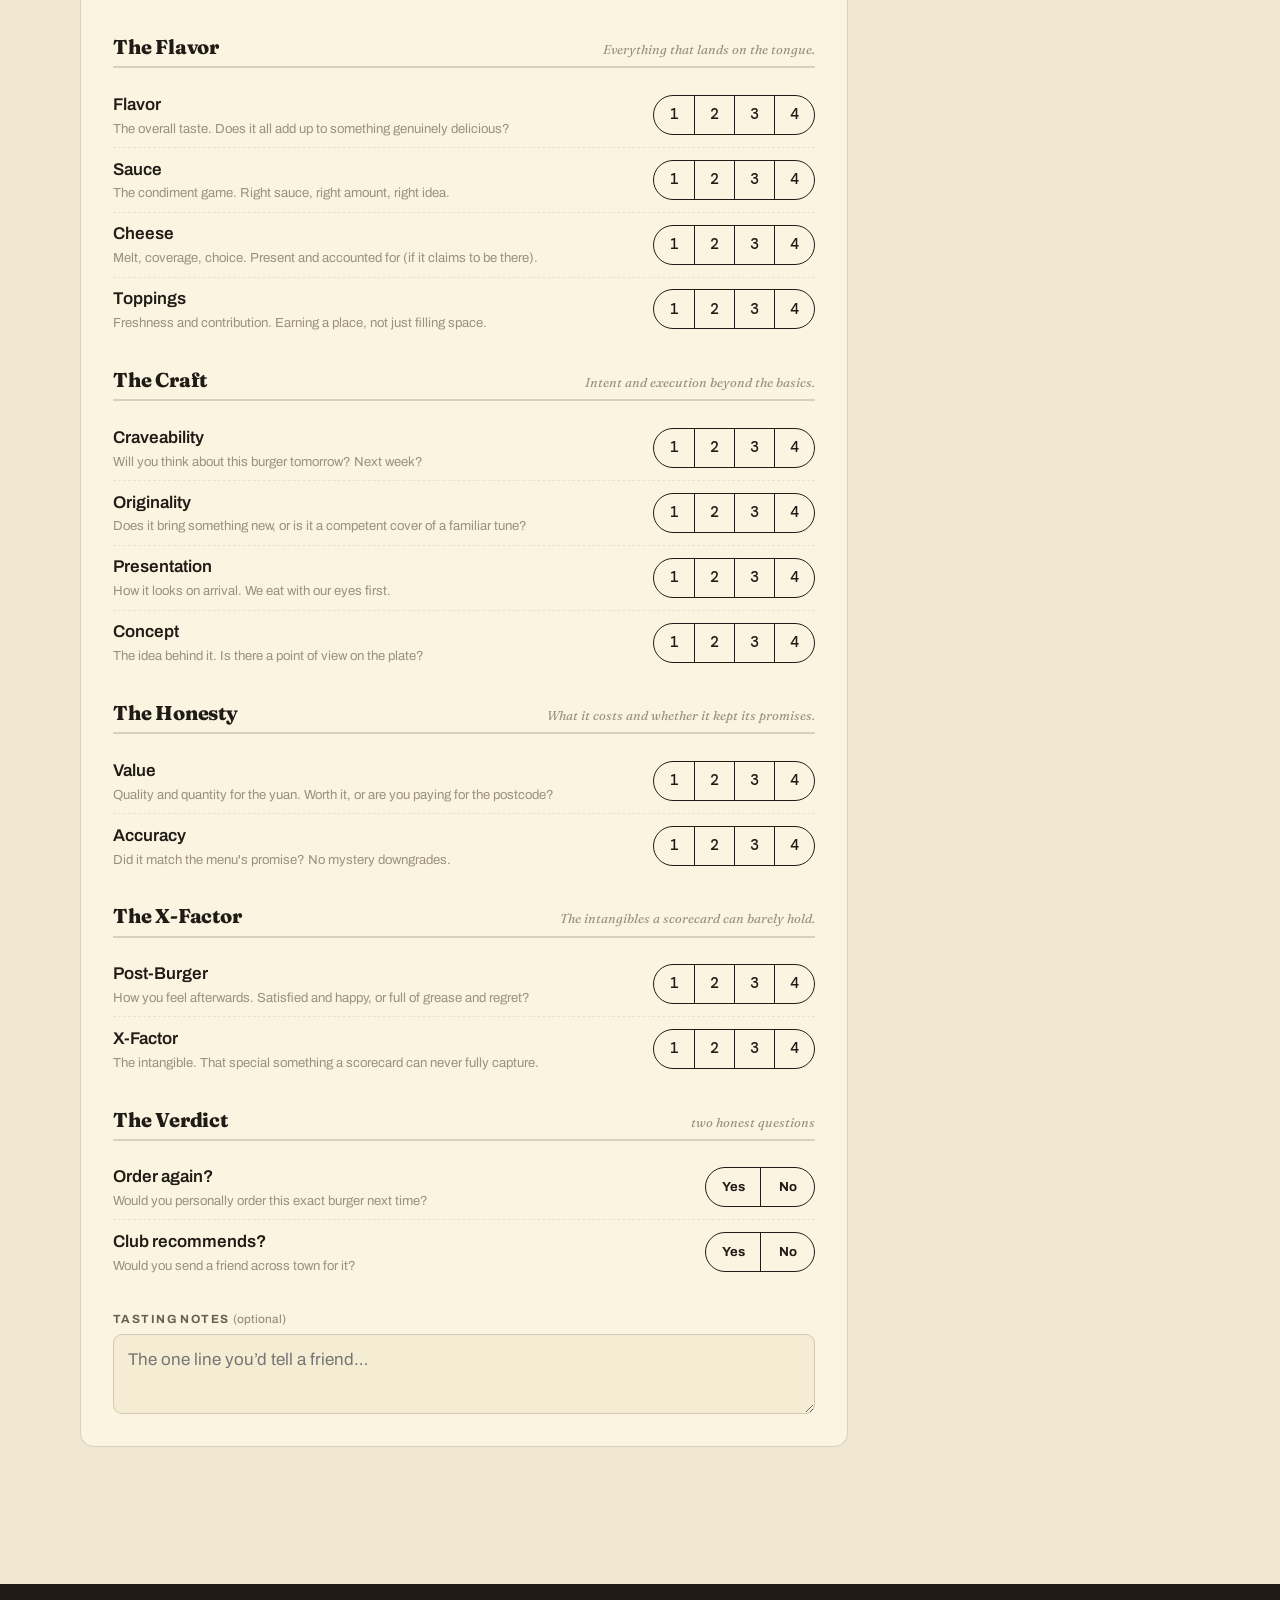
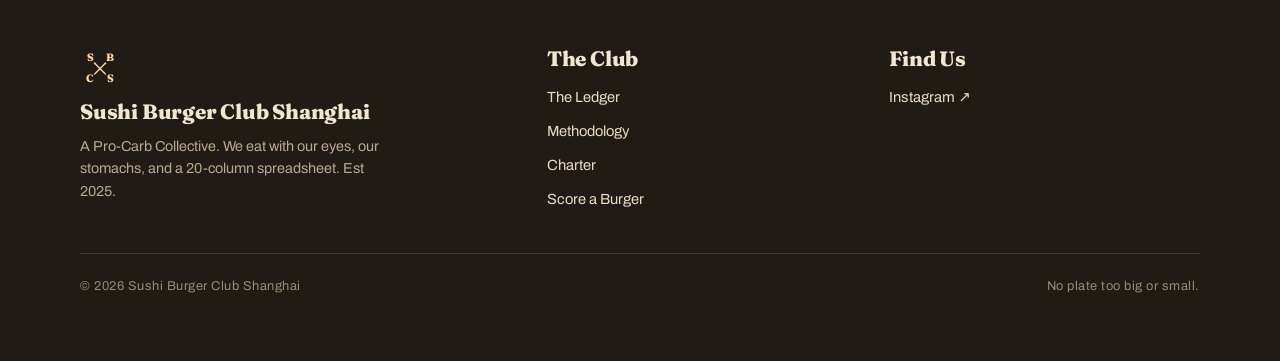
<file: score.html>
<!doctype html>
<html lang="en">
<head>
  <meta charset="utf-8" />
  <meta name="viewport" content="width=device-width, initial-scale=1" />
  <title>Score a Burger — Sushi Burger Club Shanghai</title>
  <meta name="description" content="Fill in an official SBCS scorecard across 20 criteria. Your card is logged to the public ledger via GitHub." />
  <meta name="theme-color" content="#efe7cf" />
  <link rel="icon" href="assets/logo.svg" />
  <link rel="preconnect" href="https://fonts.googleapis.com" />
  <link rel="preconnect" href="https://fonts.gstatic.com" crossorigin />
  <link href="https://fonts.googleapis.com/css2?family=Archivo:ital,wght@0,400;0,500;0,600;0,700;0,800;1,500&family=DM+Mono:wght@400;500&family=Fraunces:ital,opsz,wght@0,9..144,400;0,9..144,600;0,9..144,800;0,9..144,900;1,9..144,600&display=swap" rel="stylesheet" />
  <link rel="stylesheet" href="assets/styles.css" />
</head>
<body>

  <header class="site-header">
    <nav class="wrap nav">
      <a class="brand" href="index.html" aria-label="Sushi Burger Club Shanghai home">
        <svg class="mark" viewBox="0 0 120 120" aria-hidden="true">
          <g fill="currentColor" font-family="Fraunces, Georgia, serif" font-weight="800" font-size="32" text-anchor="middle">
            <text x="30" y="40">S</text><text x="90" y="40">B</text>
            <text x="30" y="101">C</text><text x="90" y="101">S</text>
          </g>
          <g stroke="currentColor" stroke-width="4" stroke-linecap="round"><line x1="44" y1="46" x2="76" y2="78"/><line x1="76" y1="46" x2="44" y2="78"/></g>
          <g fill="currentColor"><circle cx="44" cy="46" r="2.8"/><circle cx="76" cy="46" r="2.8"/></g>
        </svg>
        <span class="brand-text"><b>Sushi Burger Club</b><span data-i18n="brand.sub">Shanghai · Est 2025</span></span>
      </a>
      <button class="nav-toggle" aria-label="Menu" aria-expanded="false"><span></span></button>
      <div class="nav-links" id="navLinks">
        <a href="index.html" data-i18n="nav.ledger">The Ledger</a>
        <a href="methodology.html" data-i18n="nav.methodology">Methodology</a>
        <a href="index.html#charter" data-i18n="nav.charter">Charter</a>
        <a href="https://www.instagram.com/sushi.burger.club/" target="_blank" rel="noopener">Instagram ↗</a>
        <button id="langBtn" class="lang-btn">中文</button>
        <a href="score.html" class="cta active" data-i18n="nav.score">Score</a>
      </div>
    </nav>
  </header>

  <section class="band method-hero" style="padding-block:clamp(2rem,4vw,3rem)">
    <div class="wrap">
      <span class="eyebrow" data-reveal data-i18n="score.eyebrow">The Official Scorecard</span>
      <h1 style="font-size:clamp(2.4rem,6vw,4rem);color:var(--crimson);margin-top:.5rem" data-reveal data-i18n="score.title">Score a Burger</h1>
      <p class="lead" style="max-width:60ch;margin-top:.8rem" data-reveal data-i18n="score.lead">Score first, discuss later. Fill the card across all 20 criteria — the running total updates live. When you're done, log it to the public ledger and the club bot files it for you.</p>
    </div>
  </section>

  <section class="band">
    <div class="wrap score-layout">
      <!-- the card -->
      <form class="scorecard" id="scoreForm" data-reveal>
        <div class="field-grid">
          <div class="field"><label for="f-category" data-i18n="form.plate">Plate</label>
            <select class="ctl" id="f-category" name="category"></select></div>
          <div class="field"><label for="f-rater" data-i18n="form.rater">Rater</label>
            <select class="ctl" id="f-rater" name="rater"></select>
            <input class="ctl" id="f-rater-other" name="raterOther" placeholder="Guest name" autocomplete="off" style="display:none;margin-top:.45rem" /></div>
          <div class="field col-2"><label for="f-restaurant" data-i18n="form.restaurant">Restaurant</label>
            <input class="ctl" id="f-restaurant" name="restaurant" placeholder="e.g. Shake Shack" autocomplete="off" /></div>
          <div class="field col-2"><label for="f-burger" id="f-burger-label" data-i18n="form.burger.label">Burger / Item</label>
            <input class="ctl" id="f-burger" name="burger" placeholder="e.g. ShackBurger, double" autocomplete="off" /></div>
          <div class="field"><label for="f-date" data-i18n="form.date">Date</label>
            <input class="ctl" id="f-date" name="date" type="date" /></div>
          <div class="field"><label for="f-price" data-i18n="form.price">Price (¥)</label>
            <input class="ctl" id="f-price" name="price" type="number" min="0" step="1" placeholder="68" /></div>
          <div class="field"><label for="f-type" data-i18n="form.type">Type</label>
            <select class="ctl" id="f-type" name="type"></select></div>
          <div class="field"><label for="f-weight" data-i18n="form.weight">Patty Weight (g)</label>
            <input class="ctl" id="f-weight" name="weight" type="number" min="0" step="5" placeholder="160" /></div>
        </div>

        <!-- score groups injected here -->
        <div id="scoreGroups"></div>

        <!-- verdicts -->
        <div class="score-group">
          <div class="sg-head"><h3 data-i18n="verdict.title">The Verdict</h3><span class="sg-blurb" data-i18n="verdict.blurb">two honest questions</span></div>
          <div class="score-item">
            <div><div class="si-label" data-i18n="verdict.again">Order again?</div><div class="si-desc" data-i18n="verdict.again.desc">Would you personally order this exact burger next time?</div></div>
            <div class="segmented segmented--wide" role="radiogroup" aria-label="Order again">
              <input type="radio" name="again" id="again-yes" value="yes"><label for="again-yes" data-i18n="verdict.yes">Yes</label>
              <input type="radio" name="again" id="again-no" value="no"><label for="again-no" data-i18n="verdict.no">No</label>
            </div>
          </div>
          <div class="score-item">
            <div><div class="si-label" data-i18n="verdict.rec">Club recommends?</div><div class="si-desc" data-i18n="verdict.rec.desc">Would you send a friend across town for it?</div></div>
            <div class="segmented segmented--wide" role="radiogroup" aria-label="Club recommends">
              <input type="radio" name="recommend" id="rec-yes" value="yes"><label for="rec-yes" data-i18n="verdict.yes">Yes</label>
              <input type="radio" name="recommend" id="rec-no" value="no"><label for="rec-no" data-i18n="verdict.no">No</label>
            </div>
          </div>
        </div>

        <div class="field col-2" style="margin-top:1.6rem">
          <label for="f-notes"><span data-i18n="notes.label">Tasting notes</span> <span style="text-transform:none;letter-spacing:0;color:var(--ink-faint);font-weight:500" data-i18n="notes.optional">(optional)</span></label>
          <textarea class="ctl" id="f-notes" name="notes" data-i18n-placeholder="notes.placeholder" placeholder="The one line you'd tell a friend…"></textarea>
        </div>

        <div class="form-msg" id="formMsg" role="status"></div>

        <div class="out-panel" id="outPanel">
          <div class="chopstick-rule" style="margin:1.2rem 0"><span class="x" data-i18n="outpanel.title">YOUR CARD</span></div>
          <div class="out-actions">
            <button type="button" class="btn btn--sm" id="btnCopy" data-i18n="btn.copy">Copy JSON</button>
            <button type="button" class="btn btn--sm" id="btnDownload" data-i18n="btn.download">Download .json</button>
          </div>
          <pre id="outJson"></pre>
        </div>
      </form>

      <!-- live scoreboard -->
      <aside class="scoreboard" data-reveal>
        <div class="scoreboard-inner">
          <div class="eyebrow" style="color:#ffd9a0" data-i18n="sb.eyebrow">Running Total</div>
          <div class="sb-total"><b id="sbTotal">0</b><span class="sb-of"> / <span id="sbMax">80</span></span></div>
          <div class="sb-bar"><i id="sbBar"></i></div>
          <div class="sb-groups" id="sbGroups"></div>
          <div class="sb-progress" id="sbProgress">0 of 20 scored</div>
          <div class="sb-cta">
            <button type="button" class="btn btn--crimson" id="btnLog" data-i18n="sb.log">Log to the Ledger</button>
            <button type="button" class="btn btn--ghost btn--sm" id="btnShare" style="color:#e7dcc7;border-color:rgba(255,255,255,.3);box-shadow:none" data-i18n="sb.share">Copy for the group chat</button>
            <button type="button" class="btn btn--ghost btn--sm" id="btnPreview" style="color:#e7dcc7;border-color:rgba(255,255,255,.3);box-shadow:none" data-i18n="sb.preview">Preview JSON</button>
          </div>
        </div>
        <p class="share-note" data-i18n="share.note">No GitHub account? Tap <b>Copy for the group chat</b>, paste it into the SBCS WeChat, and the scorekeeper drops it into the ledger. Your card still lands on the public record — same as everyone's.</p>
      </aside>
    </div>
  </section>

  <footer class="site-footer">
    <div class="wrap footer-grid">
      <div class="footer-col">
        <svg class="mark" viewBox="0 0 120 120" aria-hidden="true">
          <g fill="currentColor" font-family="Fraunces, Georgia, serif" font-weight="800" font-size="32" text-anchor="middle">
            <text x="30" y="40">S</text><text x="90" y="40">B</text><text x="30" y="101">C</text><text x="90" y="101">S</text>
          </g>
          <g stroke="currentColor" stroke-width="4" stroke-linecap="round"><line x1="44" y1="46" x2="76" y2="78"/><line x1="76" y1="46" x2="44" y2="78"/></g>
          <g fill="currentColor"><circle cx="44" cy="46" r="2.8"/><circle cx="76" cy="46" r="2.8"/></g>
        </svg>
        <h4>Sushi Burger Club Shanghai</h4>
        <p data-i18n="footer.tagline">A Pro-Carb Collective. We eat with our eyes, our stomachs, and a 20-column spreadsheet. Est 2025.</p>
      </div>
      <div class="footer-col">
        <h4 data-i18n="footer.club">The Club</h4>
        <ul>
          <li><a href="index.html#leaderboard" data-i18n="nav.ledger">The Ledger</a></li>
          <li><a href="methodology.html" data-i18n="nav.methodology">Methodology</a></li>
          <li><a href="index.html#charter" data-i18n="nav.charter">Charter</a></li>
          <li><a href="score.html" data-i18n="footer.score.link">Score a Burger</a></li>
        </ul>
      </div>
      <div class="footer-col">
        <h4 data-i18n="footer.findus">Find Us</h4>
        <ul><li><a href="https://www.instagram.com/sushi.burger.club/" target="_blank" rel="noopener">Instagram ↗</a></li></ul>
      </div>
    </div>
    <div class="wrap footer-bottom">
      <span>© <span id="year">2026</span> Sushi Burger Club Shanghai</span>
      <span data-i18n="footer.copy">No plate too big or small.</span>
    </div>
  </footer>

  <script src="assets/config.js"></script>
  <script src="assets/i18n.js"></script>
  <script src="assets/score.js"></script>
</body>
</html>
</file>
<file: assets/styles.css>
/* ============================================================================
   Sushi Burger Club Shanghai — house style
   A Pro-Carb Collective · retro-editorial · cream / crimson / ink
   ========================================================================== */

:root {
  /* palette sampled from the club cover art */
  --paper:     #efe7cf;   /* page background, warm cream */
  --paper-2:   #e7ddbd;   /* deeper bands */
  --card:      #faf4e1;   /* card surface */
  --card-2:    #f4ecd3;   /* inset surface */
  --ink:       #211b16;   /* warm near-black */
  --ink-soft:  #6a5f51;   /* muted text */
  --ink-faint: #9c917f;
  --crimson:   #c02b45;   /* primary, sampled from the wordmark */
  --crimson-2: #97203a;   /* deep */
  --gold:      #d2942a;   /* accent / rules */
  --teal:      #3f7e89;   /* sushi-ribbon accent */
  --nori:      #2e4a3a;   /* deep green */
  --line:      rgba(33, 27, 22, .16);
  --line-soft: rgba(33, 27, 22, .08);

  --shadow:    0 1px 0 rgba(33,27,22,.04), 0 16px 30px -22px rgba(33,27,22,.45);
  --shadow-lg: 0 2px 0 rgba(33,27,22,.05), 0 40px 60px -36px rgba(33,27,22,.55);

  --serif: 'Fraunces', Georgia, 'Times New Roman', serif;
  --sans:  'Archivo', system-ui, -apple-system, 'Segoe UI', sans-serif;
  --mono:  'DM Mono', ui-monospace, 'SF Mono', Menlo, monospace;

  --maxw: 1120px;
  --radius: 14px;
  --radius-sm: 9px;
}

/* ----------------------------------------------------------------- reset -- */
*, *::before, *::after { box-sizing: border-box; }
* { margin: 0; }
html { -webkit-text-size-adjust: 100%; scroll-behavior: smooth; }
body {
  font-family: var(--sans);
  background: var(--paper);
  color: var(--ink);
  line-height: 1.55;
  font-size: 17px;
  -webkit-font-smoothing: antialiased;
  text-rendering: optimizeLegibility;
  overflow-x: hidden;
}
img, svg { display: block; max-width: 100%; }
img { height: auto; }
a { color: inherit; text-decoration: none; }
button { font: inherit; color: inherit; cursor: pointer; background: none; border: none; }
input, select, textarea { font: inherit; color: inherit; }
ul { list-style: none; padding: 0; }

/* paper grain overlay */
body::before {
  content: "";
  position: fixed; inset: 0; z-index: 9999; pointer-events: none;
  opacity: .05; mix-blend-mode: multiply;
  background-image: url("data:image/svg+xml,%3Csvg xmlns='http://www.w3.org/2000/svg' width='160' height='160'%3E%3Cfilter id='n'%3E%3CfeTurbulence type='fractalNoise' baseFrequency='0.85' numOctaves='2' stitchTiles='stitch'/%3E%3C/filter%3E%3Crect width='100%25' height='100%25' filter='url(%23n)'/%3E%3C/svg%3E");
}

/* ------------------------------------------------------------ typography -- */
h1, h2, h3, h4 { font-family: var(--serif); font-weight: 800; line-height: 1.02; letter-spacing: -.01em; }
.font-mono { font-family: var(--mono); }

.eyebrow {
  font-family: var(--sans);
  font-weight: 700;
  text-transform: uppercase;
  letter-spacing: .26em;
  font-size: .72rem;
  color: var(--crimson);
}
.eyebrow.muted { color: var(--ink-soft); }

.lead { font-size: clamp(1.05rem, 1.6vw, 1.25rem); color: var(--ink-soft); line-height: 1.6; }

/* -------------------------------------------------------------- layout ---- */
.wrap { width: min(100% - 2.4rem, var(--maxw)); margin-inline: auto; }
.band { padding-block: clamp(3.2rem, 7vw, 5.6rem); }
.band--paper2 { background: var(--paper-2); border-block: 1px solid var(--line); }
.section-head { display: flex; align-items: flex-end; justify-content: space-between; gap: 1.5rem; flex-wrap: wrap; margin-bottom: 2rem; }
.section-head h2 { font-size: clamp(1.9rem, 4vw, 2.9rem); }
.section-head .eyebrow { display: block; margin-bottom: .6rem; }

.rule { height: 1px; background: var(--line); border: 0; }
.rule-dashed { border: 0; border-top: 2px dashed var(--line); }

/* chopstick divider */
.chopstick-rule { display: flex; align-items: center; gap: 1rem; color: var(--ink-faint); }
.chopstick-rule::before, .chopstick-rule::after { content: ""; flex: 1; height: 2px; background: var(--line); }
.chopstick-rule .x { font-family: var(--serif); color: var(--crimson); font-weight: 900; letter-spacing: .1em; }

/* ---------------------------------------------------------------- tags ---- */
.tag {
  display: inline-flex; align-items: center; gap: .4em;
  font-family: var(--sans); font-weight: 700;
  text-transform: uppercase; letter-spacing: .14em; font-size: .66rem;
  padding: .34em .7em; border-radius: 999px;
  border: 1.5px solid var(--ink); background: transparent; color: var(--ink);
  white-space: nowrap;
}
.tag--crimson { border-color: var(--crimson); color: var(--crimson); }
.tag--solid  { background: var(--ink); color: var(--paper); border-color: var(--ink); }
.tag--gold   { border-color: var(--gold); color: #8a5e10; }
.tag--teal   { border-color: var(--teal); color: var(--teal); }

.est {
  font-family: var(--sans); font-weight: 700; font-size: .62rem;
  letter-spacing: .28em; text-transform: uppercase;
  border: 1.5px solid var(--ink); padding: .26em .55em; color: var(--ink);
  display: inline-block;
}

/* starburst badge */
.starburst {
  --c: var(--crimson);
  display: grid; place-items: center; text-align: center;
  width: 122px; height: 122px; color: var(--paper);
  background: var(--c);
  font-family: var(--serif); font-style: italic; font-weight: 800;
  font-size: .82rem; line-height: 1.12; letter-spacing: .01em;
  padding: 1rem; transform: rotate(-9deg);
  clip-path: polygon(100% 50%,89.6% 58.8%,96.5% 70.7%,83.4% 73.6%,85.4% 86.9%,72.5% 83.2%,69.1% 96.2%,58.8% 87.6%,50% 100%,41.2% 87.6%,30.9% 96.2%,27.5% 83.2%,14.6% 86.9%,16.6% 73.6%,3.5% 70.7%,10.4% 58.8%,0% 50%,10.4% 41.2%,3.5% 29.3%,16.6% 26.4%,14.6% 13.1%,27.5% 16.8%,30.9% 3.8%,41.2% 12.4%,50% 0%,58.8% 12.4%,69.1% 3.8%,72.5% 16.8%,85.4% 13.1%,83.4% 26.4%,96.5% 29.3%,89.6% 41.2%);
}

/* --------------------------------------------------------------- buttons -- */
.btn {
  display: inline-flex; align-items: center; gap: .55em;
  font-family: var(--sans); font-weight: 700; font-size: .92rem;
  letter-spacing: .02em;
  padding: .8em 1.3em; border-radius: 999px;
  border: 2px solid var(--ink); background: var(--card);
  transition: transform .15s ease, box-shadow .15s ease, background .15s ease, color .15s ease;
  box-shadow: 3px 3px 0 var(--ink);
}
.btn:hover { transform: translate(-1px,-1px); box-shadow: 5px 5px 0 var(--ink); }
.btn:active { transform: translate(2px,2px); box-shadow: 1px 1px 0 var(--ink); }
.btn--crimson { background: var(--crimson); color: var(--paper); border-color: var(--crimson-2); box-shadow: 3px 3px 0 var(--crimson-2); }
.btn--crimson:hover { box-shadow: 5px 5px 0 var(--crimson-2); }
.btn--crimson:active { box-shadow: 1px 1px 0 var(--crimson-2); }
.btn--ghost { background: transparent; box-shadow: none; }
.btn--ghost:hover { background: var(--card); box-shadow: 3px 3px 0 var(--ink); }
.btn--sm { padding: .55em .95em; font-size: .82rem; box-shadow: 2px 2px 0 var(--ink); }

/* ---------------------------------------------------------------- header -- */
.site-header {
  position: sticky; top: 0; z-index: 100;
  background: color-mix(in srgb, var(--paper) 88%, transparent);
  backdrop-filter: saturate(1.2) blur(10px);
  border-bottom: 1px solid var(--line);
}
.nav { display: flex; align-items: center; justify-content: space-between; height: 66px; }
.brand { display: flex; align-items: center; gap: .6rem; }
.brand .mark { width: 34px; height: 34px; color: var(--crimson); }
.brand .brand-text { display: flex; flex-direction: column; line-height: 1; }
.brand .brand-text b { font-family: var(--serif); font-weight: 800; font-size: 1.06rem; letter-spacing: -.01em; }
.brand .brand-text span { font-size: .56rem; font-weight: 700; letter-spacing: .24em; text-transform: uppercase; color: var(--ink-soft); margin-top: 3px; }
.nav-links { display: flex; align-items: center; gap: .35rem; }
.nav-links a {
  font-family: var(--sans); font-weight: 600; font-size: .9rem;
  padding: .5rem .75rem; border-radius: 999px; color: var(--ink-soft);
  transition: color .15s, background .15s;
}
.nav-links a:hover { color: var(--ink); background: var(--card); }
.nav-links a.active { color: var(--crimson); }
.nav-links a.cta { color: var(--paper); background: var(--ink); }
.nav-links a.cta:hover { background: var(--crimson); }
/* language toggle button */
.lang-btn {
  font-family: var(--mono); font-size: .72rem; font-weight: 500; letter-spacing: .06em;
  padding: .32em .7em; border-radius: 999px;
  border: 1.5px solid var(--line); background: transparent; color: var(--ink-soft);
  cursor: pointer; transition: color .15s, border-color .15s, background .15s;
  white-space: nowrap;
}
.lang-btn:hover { color: var(--ink); border-color: var(--ink); background: var(--card); }

.nav-toggle { display: none; width: 42px; height: 42px; border-radius: 10px; border: 1.5px solid var(--line); }
.nav-toggle span, .nav-toggle span::before, .nav-toggle span::after {
  content: ""; display: block; width: 18px; height: 2px; background: var(--ink); margin-inline: auto; position: relative;
}
.nav-toggle span::before { position: absolute; top: -6px; } .nav-toggle span::after { position: absolute; top: 6px; }

/* ----------------------------------------------------------------- hero --- */
.hero { position: relative; padding-top: clamp(2.5rem, 6vw, 4.5rem); padding-bottom: clamp(2.5rem, 5vw, 4rem); overflow: hidden; }
.hero-grid { display: grid; grid-template-columns: 1.15fr .85fr; gap: clamp(1.5rem, 4vw, 3.5rem); align-items: center; }
.hero-kicker { display: flex; align-items: center; gap: .8rem; margin-bottom: 1.4rem; flex-wrap: wrap; }
.hero h1 {
  font-size: clamp(3rem, 8.5vw, 6.4rem);
  color: var(--crimson);
  letter-spacing: -.02em; line-height: .92;
  font-variation-settings: "SOFT" 0, "WONK" 1;
}
.hero h1 .sh { color: var(--ink); display: block; }
.hero .tagline { font-family: var(--serif); font-style: italic; font-weight: 600; font-size: clamp(1.15rem, 2.4vw, 1.6rem); margin-top: 1rem; color: var(--ink); }
.hero .blurb { margin-top: 1.2rem; max-width: 46ch; }
.hero .hero-actions { display: flex; gap: .8rem; margin-top: 1.8rem; flex-wrap: wrap; }
.hero-figure { position: relative; }
.hero-figure .cover {
  width: 100%; border-radius: var(--radius); border: 2px solid var(--ink);
  box-shadow: var(--shadow-lg); background: #fbf8e3;
}
.hero-figure .starburst { position: absolute; top: -22px; left: -22px; z-index: 2; }
.hero-foot { display: flex; align-items: center; gap: 1.2rem; margin-top: 2.4rem; flex-wrap: wrap; color: var(--ink-soft); font-weight: 600; font-size: .8rem; letter-spacing: .16em; text-transform: uppercase; }
.hero-foot .dot { width: 5px; height: 5px; border-radius: 50%; background: var(--crimson); }

/* ----------------------------------------------------------------- stats -- */
.stats { display: grid; grid-template-columns: repeat(4, 1fr); gap: 1px; background: var(--line); border: 1px solid var(--line); border-radius: var(--radius); overflow: hidden; }
.stat { background: var(--card); padding: 1.5rem 1.4rem; }
.stat .num { font-family: var(--serif); font-weight: 900; font-size: clamp(2rem, 4.5vw, 3rem); color: var(--crimson); line-height: 1; }
.stat .lbl { display: block; margin-top: .5rem; font-weight: 600; font-size: .78rem; letter-spacing: .14em; text-transform: uppercase; color: var(--ink-soft); }
.stat .sub { display:block; margin-top: .2rem; font-size: .82rem; color: var(--ink-faint); }

/* ----------------------------------------------------------- leaderboard -- */
.lb-controls { display: flex; gap: .6rem; align-items: center; flex-wrap: wrap; margin-bottom: 1.4rem; }
.lb-controls .field-inline { display: inline-flex; align-items: center; gap: .45rem; }
.lb-controls label { font-size: .74rem; font-weight: 700; letter-spacing: .12em; text-transform: uppercase; color: var(--ink-soft); }
.select, .input {
  font-family: var(--sans); font-size: .9rem; font-weight: 500;
  background: var(--card); border: 1.5px solid var(--line); border-radius: 999px;
  padding: .5em .9em; color: var(--ink);
}
.select:focus, .input:focus { outline: 2px solid var(--crimson); outline-offset: 1px; border-color: var(--crimson); }
.lb-search { flex: 1; min-width: 180px; border-radius: 999px; }

.leaderboard { display: flex; flex-direction: column; gap: .8rem; }
.lb-row {
  display: grid; grid-template-columns: 54px 1fr auto;
  align-items: center; gap: 1rem;
  background: var(--card); border: 1.5px solid var(--line); border-radius: var(--radius);
  padding: 1rem 1.2rem; cursor: pointer;
  transition: border-color .15s, box-shadow .15s, transform .15s;
}
.lb-row:hover { border-color: var(--ink); box-shadow: var(--shadow); transform: translateY(-2px); }
.lb-row[aria-expanded="true"] { border-color: var(--crimson); border-bottom-left-radius: 0; border-bottom-right-radius: 0; box-shadow: var(--shadow); }
.lb-rank { font-family: var(--serif); font-weight: 900; font-size: 1.9rem; color: var(--ink-faint); text-align: center; line-height: 1; }
.lb-row:nth-child(1) .lb-rank, .lb-rank.is-top { color: var(--crimson); }
.lb-main .name { font-family: var(--serif); font-weight: 800; font-size: 1.25rem; line-height: 1.1; }
.lb-main .sub { font-size: .85rem; color: var(--ink-soft); margin-top: .25rem; }
.lb-main .meta { display: flex; gap: .4rem; flex-wrap: wrap; margin-top: .55rem; }
.lb-score { text-align: right; display: flex; flex-direction: column; align-items: flex-end; gap: .25rem; }
.lb-score .val { font-family: var(--mono); font-weight: 500; font-size: 1.85rem; color: var(--ink); line-height: 1; }
.lb-score .val b { color: var(--crimson); font-weight: 500; }
.lb-score .of { font-size: .72rem; color: var(--ink-faint); letter-spacing: .1em; }
.score-bar { width: 120px; height: 7px; border-radius: 999px; background: var(--card-2); overflow: hidden; border: 1px solid var(--line-soft); }
.score-bar > i { display: block; height: 100%; background: linear-gradient(90deg, var(--gold), var(--crimson)); border-radius: 999px; }

/* expanded detail */
.lb-detail {
  background: var(--card); border: 1.5px solid var(--crimson); border-top: none;
  border-bottom-left-radius: var(--radius); border-bottom-right-radius: var(--radius);
  padding: 1.4rem 1.4rem 1.6rem; margin-top: -.8rem; margin-bottom: .2rem;
  display: grid; grid-template-columns: 280px 1fr; gap: 1.8rem;
}
.detail-radar { display: flex; flex-direction: column; align-items: center; gap: .8rem; }
.detail-radar svg { width: 100%; max-width: 260px; height: auto; }
.detail-radar .legend { font-size: .76rem; color: var(--ink-soft); text-align: center; }
.detail-bars { display: grid; grid-template-columns: 1fr; gap: 1.3rem; }
.group-block .group-head { display: flex; align-items: baseline; justify-content: space-between; gap: .8rem; border-bottom: 2px solid var(--line); padding-bottom: .4rem; margin-bottom: .7rem; }
.group-block .group-head h4 { font-size: 1.05rem; }
.group-block .group-head .g-avg { font-family: var(--mono); font-size: .85rem; color: var(--crimson); }
.crit-grid { display: grid; grid-template-columns: repeat(auto-fill, minmax(180px, 1fr)); gap: .55rem .9rem; }
.crit { display: grid; grid-template-columns: 1fr auto; align-items: center; gap: .5rem; }
.crit .c-label { font-size: .82rem; color: var(--ink-soft); }
.crit .pips { display: inline-flex; gap: 3px; }
.crit .pip { width: 9px; height: 9px; border-radius: 2px; background: var(--card-2); border: 1px solid var(--line); }
.crit .pip.on { background: var(--crimson); border-color: var(--crimson-2); }
.detail-notes { grid-column: 1 / -1; }
.note-card { background: var(--card-2); border-left: 3px solid var(--gold); padding: .8rem 1rem; border-radius: 0 var(--radius-sm) var(--radius-sm) 0; }
.note-card .who { font-weight: 700; font-size: .82rem; letter-spacing: .04em; }
.note-card .who .date { color: var(--ink-faint); font-weight: 500; }
.note-card p { margin-top: .25rem; color: var(--ink-soft); font-size: .92rem; }
.verdicts { display: flex; gap: .8rem; flex-wrap: wrap; margin-top: .2rem; }
.verdict { display: inline-flex; align-items: center; gap: .4rem; font-size: .82rem; font-weight: 600; }
.verdict .yn { font-family: var(--mono); font-weight: 500; }
.verdict .yes { color: var(--nori); } .verdict .no { color: var(--crimson); }

/* ---------------------------------------------------------- methodology -- */
.method-hero { background: var(--paper-2); border-bottom: 1px solid var(--line); }
.scale-legend { display: grid; grid-template-columns: repeat(4, 1fr); gap: 1px; background: var(--line); border: 1px solid var(--line); border-radius: var(--radius); overflow: hidden; margin-block: 1.5rem; }
.scale-cell { background: var(--card); padding: 1.2rem 1.1rem; }
.scale-cell .n { font-family: var(--mono); font-size: 1.6rem; color: var(--crimson); }
.scale-cell .nm { font-family: var(--serif); font-weight: 800; font-size: 1.15rem; margin-top: .2rem; }
.scale-cell .gd { font-size: .85rem; color: var(--ink-soft); margin-top: .35rem; }

.rubric-groups { display: grid; grid-template-columns: repeat(2, 1fr); gap: 1.2rem; }
.rubric-card { background: var(--card); border: 1.5px solid var(--line); border-radius: var(--radius); padding: 1.4rem; }
.rubric-card .rc-head { display: flex; align-items: baseline; gap: .7rem; margin-bottom: .3rem; }
.rubric-card .rc-head h3 { font-size: 1.4rem; }
.rubric-card .rc-head .count { font-family: var(--mono); font-size: .8rem; color: var(--ink-faint); }
.rubric-card .rc-blurb { color: var(--ink-soft); font-style: italic; font-family: var(--serif); margin-bottom: 1rem; }
.rubric-card dl { display: grid; gap: .9rem; }
.rubric-card dt { font-weight: 700; display: flex; align-items: baseline; gap: .5rem; }
.rubric-card dt .crit-n { font-family: var(--mono); font-size: .72rem; color: var(--crimson); }
.rubric-card dd { color: var(--ink-soft); font-size: .92rem; line-height: 1.5; }

.method-prose { max-width: 70ch; }
.method-prose h3 { font-size: 1.5rem; margin-top: 2rem; margin-bottom: .6rem; }
.method-prose p { color: var(--ink-soft); margin-bottom: .9rem; }
.method-prose ol, .method-prose ul.dash { margin: .4rem 0 1rem 0; display: grid; gap: .5rem; }
.method-prose ol { counter-reset: step; }
.method-prose ol li { position: relative; padding-left: 2.2rem; color: var(--ink-soft); }
.method-prose ol li::before { counter-increment: step; content: counter(step); position: absolute; left: 0; top: 0; width: 1.5rem; height: 1.5rem; background: var(--crimson); color: var(--paper); border-radius: 50%; display: grid; place-items: center; font-family: var(--mono); font-size: .8rem; }
.method-prose ul.dash li { position: relative; padding-left: 1.4rem; color: var(--ink-soft); }
.method-prose ul.dash li::before { content: "—"; position: absolute; left: 0; color: var(--crimson); font-weight: 700; }
.callout { background: var(--card); border: 1.5px solid var(--ink); border-left-width: 6px; border-radius: var(--radius-sm); padding: 1.1rem 1.3rem; margin: 1.2rem 0; }
.callout .ct { font-family: var(--serif); font-weight: 800; margin-bottom: .3rem; }

/* ----------------------------------------------------------- score form -- */
.score-layout { display: grid; grid-template-columns: 1fr 320px; gap: 2rem; align-items: start; }
.scorecard { background: var(--card); border: 1.5px solid var(--line); border-radius: var(--radius); padding: clamp(1.2rem, 3vw, 2rem); }
.field-grid { display: grid; grid-template-columns: repeat(2, 1fr); gap: 1.1rem; }
.field { display: flex; flex-direction: column; gap: .35rem; }
.field.col-2 { grid-column: span 2; }
.field label { font-size: .74rem; font-weight: 700; letter-spacing: .12em; text-transform: uppercase; color: var(--ink-soft); }
.field .ctl {
  width: 100%; background: var(--card-2); border: 1.5px solid var(--line); border-radius: var(--radius-sm);
  padding: .7em .85em; color: var(--ink);
}
.field .ctl:focus { outline: 2px solid var(--crimson); outline-offset: 1px; border-color: var(--crimson); }
textarea.ctl { resize: vertical; min-height: 80px; font-family: var(--sans); }

.score-group { margin-top: 1.8rem; }
.score-group > .sg-head { display: flex; align-items: baseline; justify-content: space-between; border-bottom: 2px solid var(--line); padding-bottom: .4rem; margin-bottom: .9rem; }
.score-group > .sg-head h3 { font-size: 1.25rem; }
.score-group > .sg-head .sg-blurb { font-size: .8rem; color: var(--ink-faint); font-style: italic; font-family: var(--serif); }
.score-item { display: grid; grid-template-columns: 1fr auto; gap: .5rem 1rem; align-items: center; padding: .55rem 0; border-bottom: 1px dashed var(--line-soft); }
.score-item:last-child { border-bottom: none; }
.score-item .si-label { font-weight: 600; }
.score-item .si-desc { font-size: .82rem; color: var(--ink-faint); margin-top: .1rem; line-height: 1.4; }
.segmented { display: inline-flex; border: 1.5px solid var(--ink); border-radius: 999px; overflow: hidden; }
.segmented input { position: absolute; opacity: 0; pointer-events: none; }
.segmented label {
  font-family: var(--mono); font-size: .95rem; font-weight: 500;
  width: 40px; height: 38px; display: grid; place-items: center; cursor: pointer;
  border-left: 1.5px solid var(--ink); transition: background .12s, color .12s;
  user-select: none;
}
.segmented label:first-of-type { border-left: none; }
.segmented input:checked + label { background: var(--crimson); color: var(--paper); }
.segmented label:hover { background: var(--card-2); }
.segmented input:checked + label:hover { background: var(--crimson); }
.segmented input:focus-visible + label { outline: 2px solid var(--gold); outline-offset: -3px; }
.segmented--wide label { width: auto; min-width: 54px; padding-inline: .85rem; font-family: var(--sans); font-weight: 700; font-size: .82rem; }
.score-item.invalid .segmented { border-color: var(--crimson); box-shadow: 0 0 0 2px rgba(192,43,69,.18); }
.form-msg { margin-top: .8rem; padding: .7rem 1rem; border-radius: var(--radius-sm); font-size: .88rem; font-weight: 600; display: none; }
.form-msg.show { display: block; }
.form-msg.err { background: #f7e0e2; color: var(--crimson-2); border: 1.5px solid var(--crimson); }
.form-msg.ok { background: #e4efe2; color: var(--nori); border: 1.5px solid var(--nori); }
.out-actions { display: flex; gap: .6rem; flex-wrap: wrap; margin-bottom: .9rem; }

/* sticky scoreboard */
.scoreboard { position: sticky; top: 84px; }
.scoreboard-inner { background: var(--ink); color: var(--paper); border-radius: var(--radius); padding: 1.5rem; box-shadow: var(--shadow-lg); }
.scoreboard .sb-total { font-family: var(--mono); font-weight: 500; font-size: 3.4rem; line-height: 1; }
.scoreboard .sb-total b { color: #ffd9a0; font-weight: 500; }
.scoreboard .sb-of { color: #c9bda9; font-size: .85rem; letter-spacing: .1em; }
.scoreboard .sb-bar { height: 8px; background: rgba(255,255,255,.14); border-radius: 999px; margin: 1rem 0 1.2rem; overflow: hidden; }
.scoreboard .sb-bar > i { display: block; height: 100%; background: linear-gradient(90deg, var(--gold), var(--crimson)); width: 0; transition: width .3s ease; }
.scoreboard .sb-groups { display: grid; gap: .55rem; }
.sb-grp { display: grid; grid-template-columns: 1fr 38px; gap: .6rem; align-items: center; font-size: .82rem; }
.sb-grp .gmini { height: 5px; background: rgba(255,255,255,.14); border-radius: 999px; overflow: hidden; }
.sb-grp .gmini > i { display: block; height: 100%; background: var(--gold); width: 0; transition: width .3s; }
.sb-grp .gv { font-family: var(--mono); text-align: right; color: #e9dec9; }
.scoreboard .sb-progress { margin-top: 1.1rem; font-size: .78rem; color: #c9bda9; letter-spacing: .08em; text-transform: uppercase; }
.scoreboard .sb-cta { margin-top: 1.1rem; display: grid; gap: .55rem; }

.out-panel { display: none; margin-top: 1.4rem; }
.out-panel.show { display: block; }
.out-panel pre { background: var(--ink); color: #f3ead4; padding: 1rem; border-radius: var(--radius-sm); overflow: auto; font-family: var(--mono); font-size: .8rem; max-height: 320px; }

/* --------------------------------------------------------------- footer -- */
.site-footer { background: var(--ink); color: #e7dcc7; padding-block: clamp(2.6rem, 5vw, 4rem); margin-top: 3rem; }
.footer-grid { display: grid; grid-template-columns: 1.4fr 1fr 1fr; gap: 2rem; }
.footer-grid h4 { font-family: var(--serif); color: var(--paper); font-size: 1.3rem; margin-bottom: .8rem; }
.footer-grid .mark { width: 40px; height: 40px; color: #ffd9a0; margin-bottom: .8rem; }
.footer-grid p { color: #b6aa93; font-size: .9rem; max-width: 38ch; }
.footer-grid a { color: #e7dcc7; display: inline-flex; align-items: center; gap: .4rem; padding: .25rem 0; font-size: .92rem; }
.footer-grid a:hover { color: #ffd9a0; }
.footer-col ul { display: grid; gap: .2rem; }
.footer-bottom { display: flex; justify-content: space-between; gap: 1rem; flex-wrap: wrap; margin-top: 2.4rem; padding-top: 1.4rem; border-top: 1px solid rgba(255,255,255,.12); color: #968b76; font-size: .8rem; letter-spacing: .04em; }

/* --------------------------------------------------------------- reveal --- */
/* Content is visible by default; the animation only enhances. Nothing can get
   stuck invisible (no JS/observer dependency, survives backgrounded tabs). */
@keyframes sbcs-rise { from { opacity: 0; transform: translateY(16px); } to { opacity: 1; transform: none; } }
@media (prefers-reduced-motion: no-preference) {
  [data-reveal] { animation: sbcs-rise .6s cubic-bezier(.2,.7,.3,1) both; }
}
@media (prefers-reduced-motion: reduce) { html { scroll-behavior: auto; } }

.empty-state { text-align: center; padding: 3rem 1rem; color: var(--ink-soft); }
.empty-state .big { font-family: var(--serif); font-size: 1.5rem; color: var(--ink); margin-bottom: .4rem; }

/* --------------------------------------------------- quorum / honours ---- */
.check { display: inline-flex; align-items: center; gap: .45rem; font-size: .78rem; font-weight: 700; letter-spacing: .04em; color: var(--ink-soft); cursor: pointer; padding: .5em .4em; border-radius: 999px; }
.check input { width: 16px; height: 16px; accent-color: var(--crimson); cursor: pointer; }
.check:hover { color: var(--ink); }

.doctrine { font-family: var(--serif); font-style: italic; color: var(--crimson); font-size: 1rem; margin: -.3rem 0 1rem; padding-left: .8rem; border-left: 3px solid var(--gold); }

.hall { display: grid; grid-template-columns: repeat(4, 1fr); gap: 1rem; }
.honour { background: var(--card); border: 1.5px solid var(--line); border-radius: var(--radius); padding: 1.3rem 1.2rem; text-align: center; transition: transform .15s, box-shadow .15s, border-color .15s; }
.honour:hover { transform: translateY(-3px); box-shadow: var(--shadow); border-color: var(--ink); }
.honour-emoji { font-size: 1.9rem; line-height: 1; }
.honour-name { font-family: var(--serif); font-weight: 800; font-size: 1.15rem; margin-top: .5rem; }
.honour-desc { font-size: .78rem; color: var(--ink-faint); margin-top: .3rem; min-height: 2.4em; }
.honour-burger { font-weight: 700; margin-top: .8rem; border-top: 1px solid var(--line); padding-top: .8rem; }
.honour-where { font-size: .82rem; color: var(--ink-soft); }
.honour-val { font-family: var(--mono); color: var(--crimson); margin-top: .3rem; }
.honour-val .prov { font-family: var(--sans); font-size: .6rem; text-transform: uppercase; letter-spacing: .1em; color: var(--ink-faint); border: 1px solid var(--line); border-radius: 4px; padding: 0 .3em; vertical-align: middle; }

.clauses { display: grid; gap: 1rem; }
.clauses--wide { grid-template-columns: repeat(3, 1fr); }
.clause dt { font-family: var(--serif); font-weight: 800; font-size: 1.05rem; display: flex; align-items: baseline; gap: .45rem; }
.clause dt::before { content: "§"; color: var(--crimson); font-family: var(--mono); font-size: .9em; }
.clause dd { color: var(--ink-soft); font-size: .92rem; margin-top: .2rem; line-height: 1.5; }

.bands { display: grid; grid-template-columns: repeat(2, 1fr); gap: .6rem; margin-top: 1rem; }
.band-cell { background: var(--card-2); border: 1px solid var(--line); border-radius: var(--radius-sm); padding: .7rem .85rem; }
.band-cell .bl { font-family: var(--serif); font-weight: 800; }
.band-cell .bn { font-family: var(--mono); font-size: .72rem; color: var(--crimson); }
.band-cell .bnote { font-size: .8rem; color: var(--ink-soft); margin-top: .2rem; }

.share-note { background: var(--card-2); border: 1.5px dashed var(--line); border-radius: var(--radius-sm); padding: .9rem 1.1rem; margin-top: 1.2rem; font-size: .88rem; color: var(--ink-soft); }
.share-note b { color: var(--ink); }

/* category tabs (methodology) */
.rtabs { display: inline-flex; gap: .35rem; padding: .35rem; background: var(--card-2); border: 1.5px solid var(--line); border-radius: 999px; margin-bottom: 1.7rem; }
.rtab { font-family: var(--sans); font-weight: 700; font-size: .9rem; letter-spacing: .01em; padding: .55em 1.2em; border-radius: 999px; color: var(--ink-soft); transition: background .15s, color .15s; }
.rtab:hover { color: var(--ink); }
.rtab.active { background: var(--crimson); color: var(--paper); }

/* members roster */
.roster-wrap { text-align: center; margin-top: 2.6rem; }
.roster { display: flex; flex-wrap: wrap; gap: .5rem; justify-content: center; }
.roster .tag { font-size: .8rem; padding: .5em 1em; }

/* --------------------------------------------------------- responsive ---- */
@media (max-width: 980px) { .hall { grid-template-columns: repeat(2, 1fr); } .clauses--wide { grid-template-columns: repeat(2, 1fr); } }
@media (max-width: 900px) {
  .hero-grid { grid-template-columns: 1fr; }
  .hero-figure { max-width: 420px; }
  .rubric-groups { grid-template-columns: 1fr; }
  .score-layout { grid-template-columns: 1fr; }
  .scoreboard { position: static; }
  .lb-detail { grid-template-columns: 1fr; }
  .footer-grid { grid-template-columns: 1fr 1fr; }
}
@media (max-width: 680px) {
  body { font-size: 16px; }
  .nav-links { position: fixed; inset: 66px 0 auto 0; flex-direction: column; align-items: stretch; gap: 0;
    background: var(--paper); border-bottom: 1px solid var(--line); padding: .6rem; transform: translateY(-120%); transition: transform .25s ease; }
  .nav-links.open { transform: none; }
  .nav-links a { padding: .8rem 1rem; border-radius: 10px; }
  .nav-toggle { display: grid; place-items: center; }
  .stats { grid-template-columns: repeat(2, 1fr); }
  .scale-legend { grid-template-columns: repeat(2, 1fr); }
  .field-grid { grid-template-columns: 1fr; }
  .field.col-2 { grid-column: auto; }
  .footer-grid { grid-template-columns: 1fr; }
  .lb-row { grid-template-columns: 40px 1fr; }
  .lb-score { grid-column: 2; align-items: flex-start; text-align: left; flex-direction: row; align-items: baseline; gap: .6rem; margin-top: .4rem; }
  .score-bar { display: none; }
  .hall { grid-template-columns: 1fr 1fr; }
  .clauses--wide { grid-template-columns: 1fr; }
  .bands { grid-template-columns: 1fr; }
}
</file>
